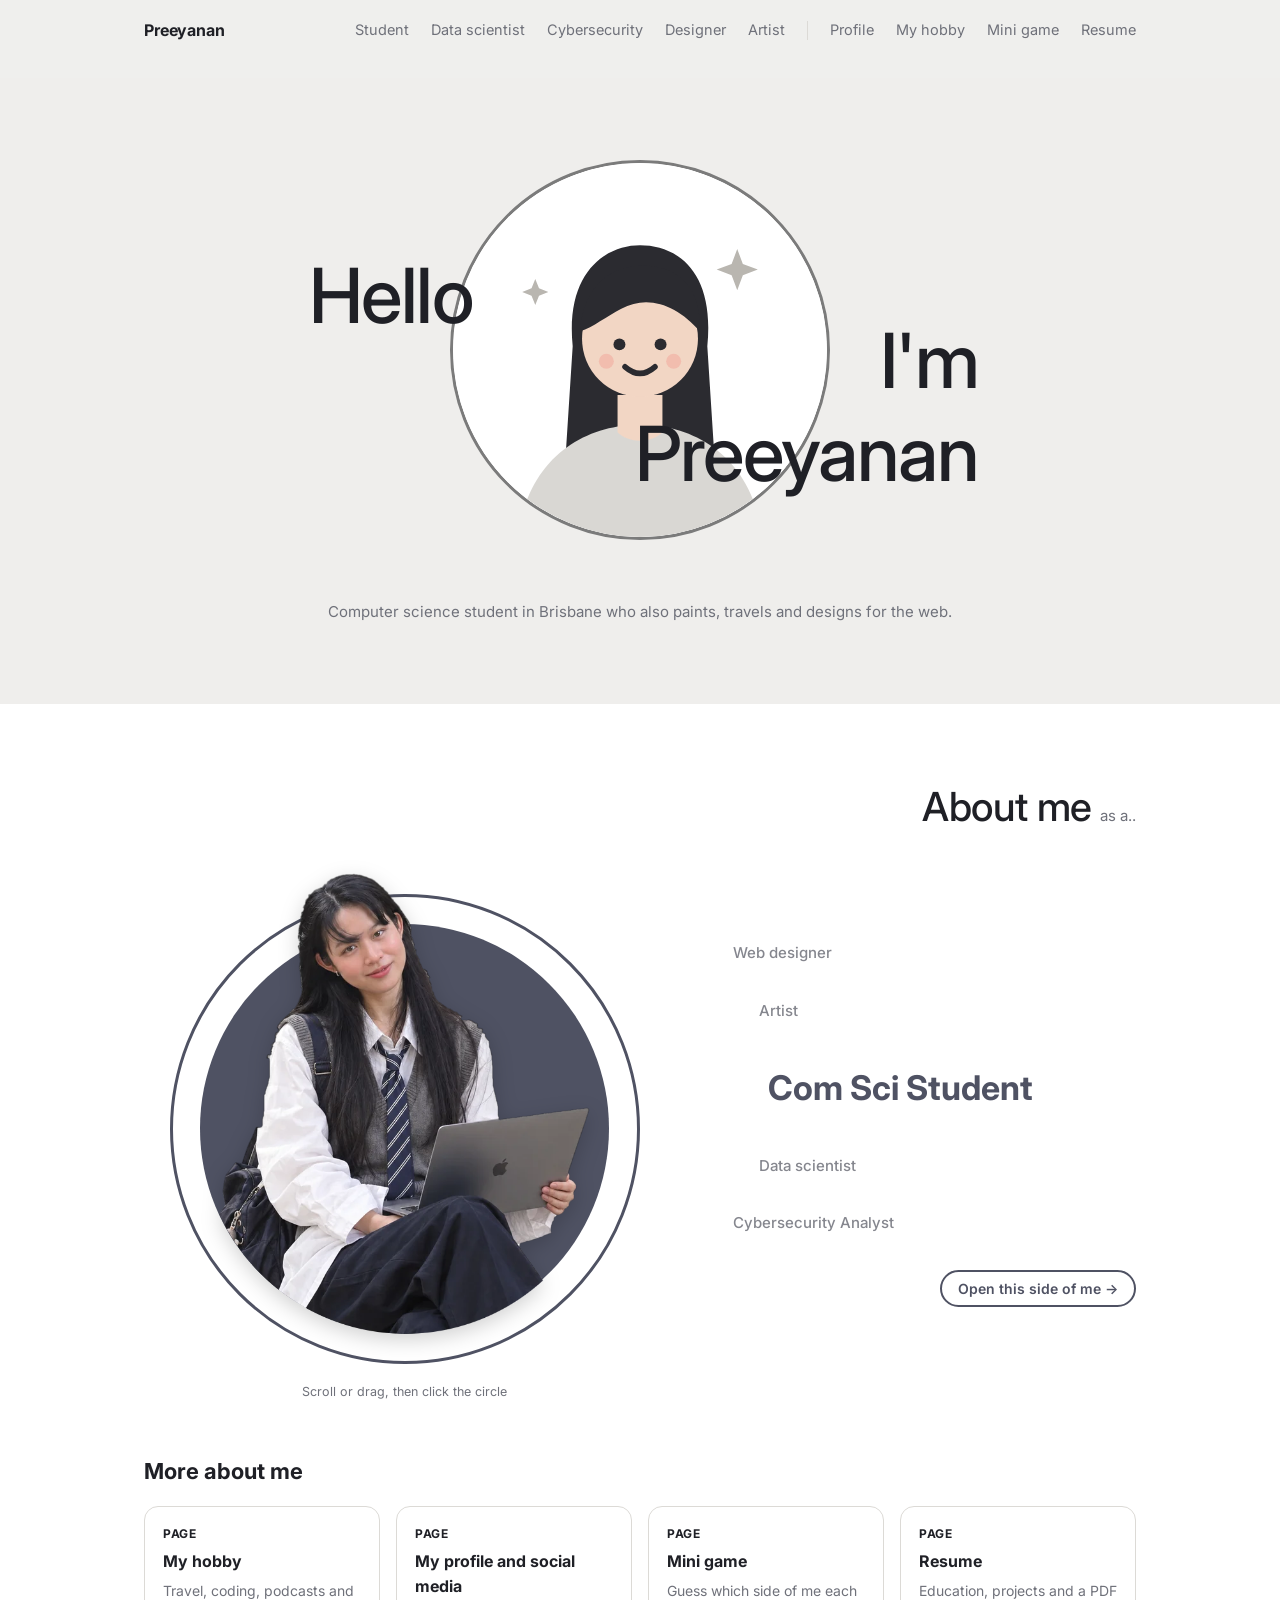
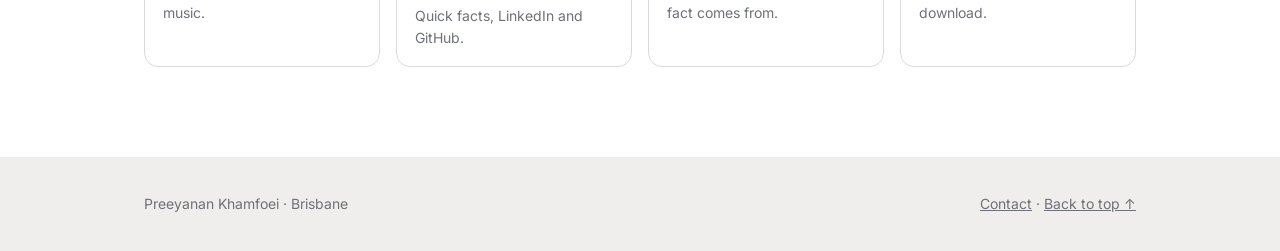
<file: index.html>
<!doctype html>
<html lang="en">
<head>
<meta charset="utf-8">
<meta name="viewport" content="width=device-width, initial-scale=1">
<title>Hello I'm Preeyanan</title>
<meta name="description" content="Preeyanan (Ploy) Khamfoei, computer science student in Brisbane who also paints, travels and designs for the web.">
<link rel="preconnect" href="https://fonts.googleapis.com">
<link rel="preconnect" href="https://fonts.gstatic.com" crossorigin>
<link rel="stylesheet" href="https://fonts.googleapis.com/css2?family=Inter:wght@400;500;600;700;800&display=swap">
<link rel="stylesheet" href="assets/css/style.css?v=20261004a">
</head>
<body id="top" data-root="">
<nav class="nav" aria-label="Main">
  <div class="wrap nav-row">
    <a class="brand" href="./" aria-current="page">Preeyanan</a>
    <div class="nav-links"><a href="student/">Student</a><a href="data/">Data scientist</a><a href="cyber/">Cybersecurity</a><a href="designer/">Designer</a><a href="artist/">Artist</a><span class="sep" aria-hidden="true"></span><a href="profile/">Profile</a><a href="hobby/">My hobby</a><a href="game/">Mini game</a><a href="resume/">Resume</a></div>
  </div>
  <div class="wrap"><div class="nav-rule"></div></div>
</nav>
<header class="hero">
  <div class="wrap">
    <div class="hero-stage">
      <div class="hero-circle" data-avatar="me" role="img" aria-label="Cartoon portrait of Preeyanan (placeholder for a photo)"></div>
      <p class="hero-word w-hello">Hello</p>
      <p class="hero-word w-im">I'm</p>
      <p class="hero-word w-name">Preeyanan</p>
    </div>
    <p class="hero-sub">Computer science student in Brisbane who also paints, travels and designs for the web.</p>
  </div>
</header>
<main>
<section class="dial wrap" id="about" aria-labelledby="about-h">
  <div class="dial-head"><h2 id="about-h">About me</h2><span>as a..</span></div>
  <div class="dial-body">
    <div class="orb-zone" id="orb-zone" tabindex="0" role="listbox" aria-label="Choose one of my roles. Scroll, drag or use the arrow keys.">
      <div class="orb-ring" id="orb-ring"></div>
      <div class="orb-clip"><div class="orb" id="orb"></div></div>
      <span class="orb-hint">Scroll or drag, then click the circle</span>
    </div>
    <div>
      <ul class="roles" id="roles"></ul>
      <div class="dial-foot"><a class="go" id="go" href="student/">Open this side of me →</a></div>
    </div>
  </div>
</section>
<section class="explore wrap" aria-labelledby="ex-h">
  <h2 id="ex-h">More about me</h2>
  <div class="cards">
    <a class="card" href="hobby/"><span class="yr">Page</span><h4>My hobby</h4><p>Travel, coding, podcasts and music.</p></a>
    <a class="card" href="profile/"><span class="yr">Page</span><h4>My profile and social media</h4><p>Quick facts, LinkedIn and GitHub.</p></a>
    <a class="card" href="game/"><span class="yr">Page</span><h4>Mini game</h4><p>Guess which side of me each fact comes from.</p></a>
    <a class="card" href="resume/"><span class="yr">Page</span><h4>Resume</h4><p>Education, projects and a PDF download.</p></a>
  </div>
</section>
</main>
<footer class="foot"><div class="wrap"><span>Preeyanan Khamfoei · Brisbane</span><span><a href="profile/">Contact</a> · <a href="#top">Back to top ↑</a></span></div></footer>
<script src="assets/js/site.js?v=20261004a"></script>
<script src="assets/js/dial.js?v=20261004a"></script>
</body>
</html>
</file>
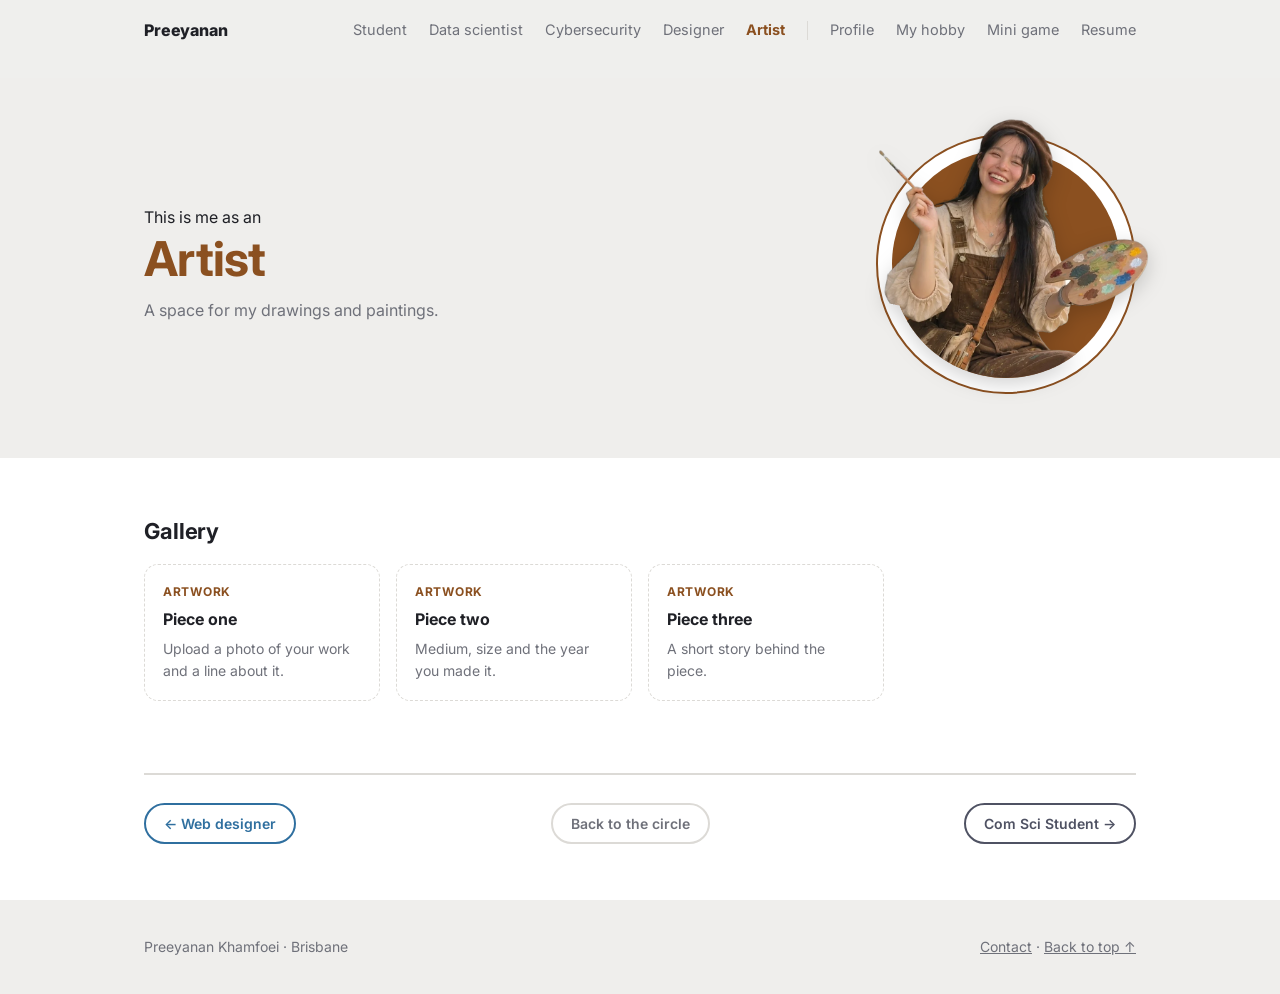
<file: artist/index.html>
<!doctype html>
<html lang="en">
<head>
<meta charset="utf-8">
<meta name="viewport" content="width=device-width, initial-scale=1">
<title>Artist · Preeyanan</title>
<meta name="description" content="Preeyanan as an Artist.">
<link rel="preconnect" href="https://fonts.googleapis.com">
<link rel="preconnect" href="https://fonts.gstatic.com" crossorigin>
<link rel="stylesheet" href="https://fonts.googleapis.com/css2?family=Inter:wght@400;500;600;700;800&display=swap">
<link rel="stylesheet" href="../assets/css/style.css?v=20261004a">
</head>
<body id="top" data-root="../" style="--c:#8b5020">
<nav class="nav" aria-label="Main">
  <div class="wrap nav-row">
    <a class="brand" href="../">Preeyanan</a>
    <div class="nav-links"><a href="../student/">Student</a><a href="../data/">Data scientist</a><a href="../cyber/">Cybersecurity</a><a href="../designer/">Designer</a><a href="../artist/" aria-current="page">Artist</a><span class="sep" aria-hidden="true"></span><a href="../profile/">Profile</a><a href="../hobby/">My hobby</a><a href="../game/">Mini game</a><a href="../resume/">Resume</a></div>
  </div>
  <div class="wrap"><div class="nav-rule"></div></div>
</nav>
<main style="--c:#8b5020">
<header class="page-head"><div class="wrap">
<div class="ch-head">
      <div>
        <p class="ch-eyebrow">This is me as an</p>
        <h1 class="ch-title" style="color:var(--c)">Artist</h1>
        <p class="ch-lead">A space for my drawings and paintings.</p>
      </div>
      <div class="ch-orb" style="border-color:var(--c)"><div data-avatar="artist"></div></div>
    </div>
</div></header>
<section class="page-body"><div class="wrap">
<div class="blocks"><div class="block"><h3>Gallery</h3>
      <div class="cards">
        <article class="card soon"><span class="yr" style="color:var(--c)">Artwork</span><h4>Piece one</h4><p>Upload a photo of your work and a line about it.</p></article>
        <article class="card soon"><span class="yr" style="color:var(--c)">Artwork</span><h4>Piece two</h4><p>Medium, size and the year you made it.</p></article>
        <article class="card soon"><span class="yr" style="color:var(--c)">Artwork</span><h4>Piece three</h4><p>A short story behind the piece.</p></article>
      </div></div></div>
</div></section>
<div class="wrap"><nav class="role-nav" aria-label="Other sides of me">
  <a href="../designer/" style="color:#2f6f9f">← Web designer</a>
  <a class="mid" href="../#about">Back to the circle</a>
  <a href="../student/" style="color:#4f5263">Com Sci Student →</a>
</nav></div>
</main>
<footer class="foot"><div class="wrap"><span>Preeyanan Khamfoei · Brisbane</span><span><a href="../profile/">Contact</a> · <a href="#top">Back to top ↑</a></span></div></footer>
<script src="../assets/js/site.js?v=20261004a"></script>
</body>
</html>
</file>
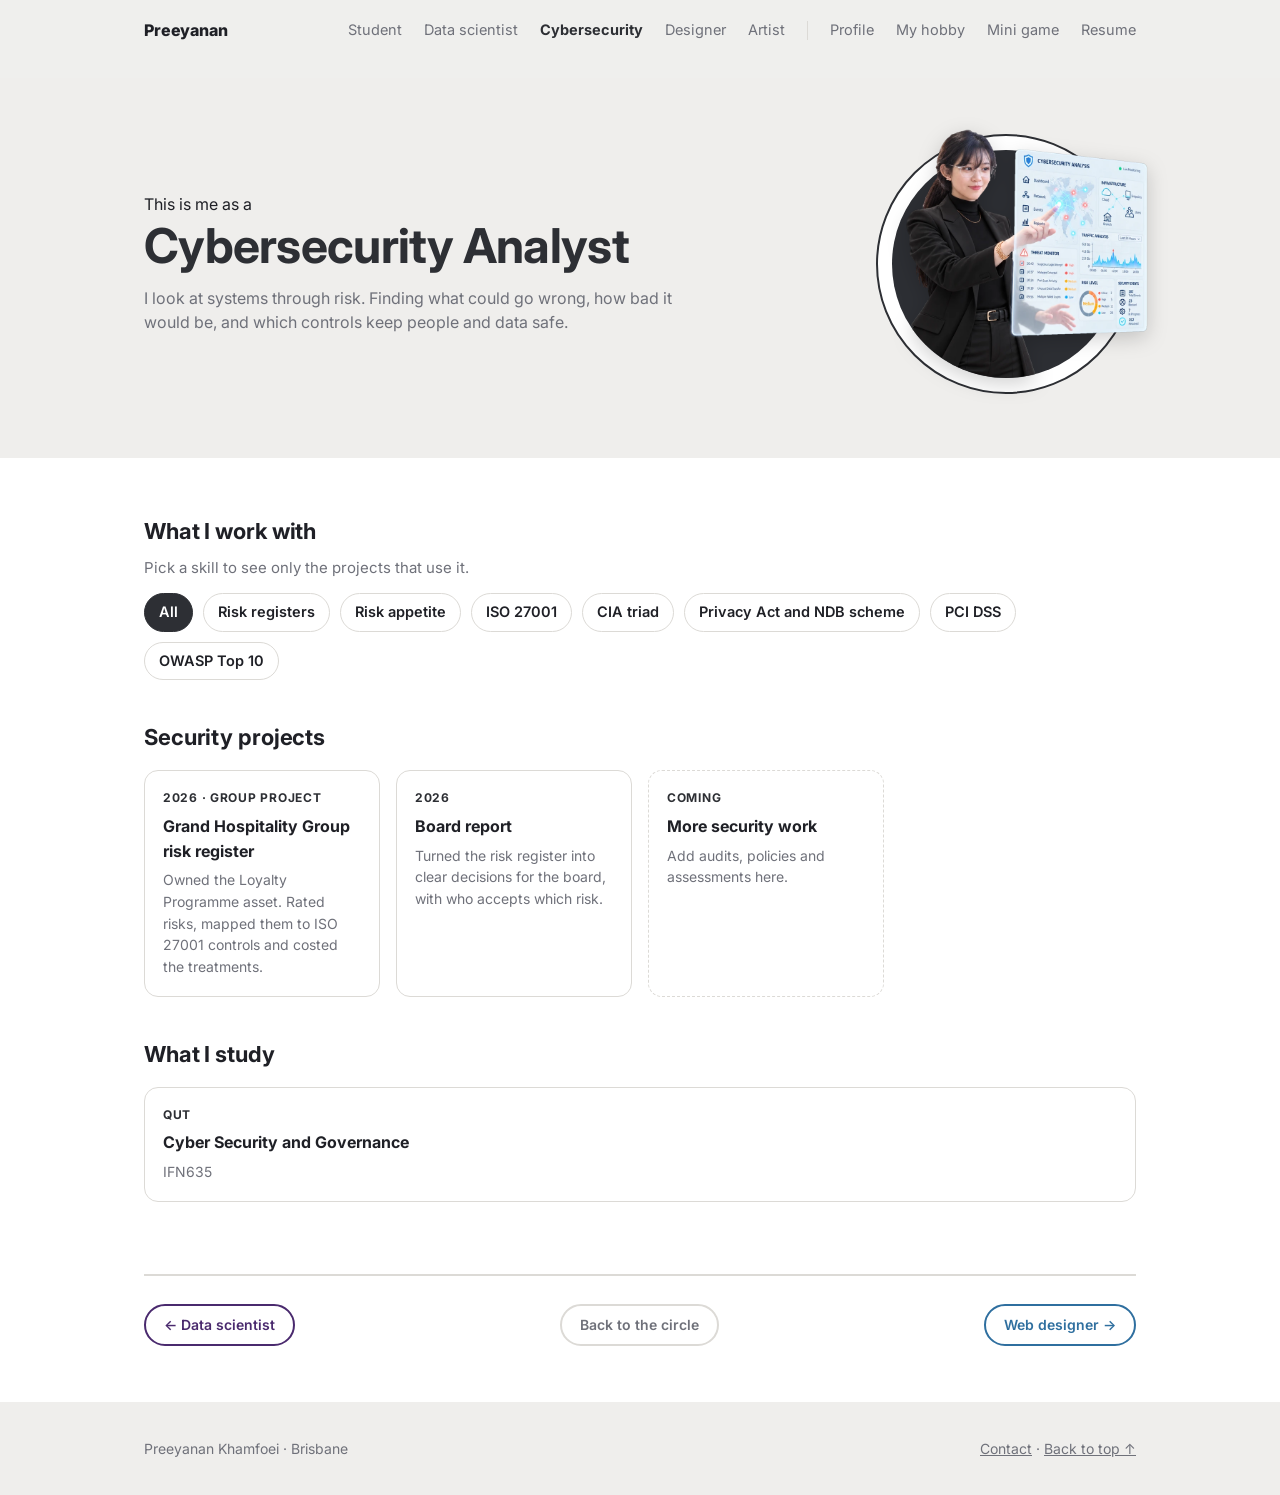
<file: cyber/index.html>
<!doctype html>
<html lang="en">
<head>
<meta charset="utf-8">
<meta name="viewport" content="width=device-width, initial-scale=1">
<title>Cybersecurity Analyst · Preeyanan</title>
<meta name="description" content="Preeyanan as a Cybersecurity Analyst.">
<link rel="preconnect" href="https://fonts.googleapis.com">
<link rel="preconnect" href="https://fonts.gstatic.com" crossorigin>
<link rel="stylesheet" href="https://fonts.googleapis.com/css2?family=Inter:wght@400;500;600;700;800&display=swap">
<link rel="stylesheet" href="../assets/css/style.css?v=20261004a">
</head>
<body id="top" data-root="../" style="--c:#2d2f34">
<nav class="nav" aria-label="Main">
  <div class="wrap nav-row">
    <a class="brand" href="../">Preeyanan</a>
    <div class="nav-links"><a href="../student/">Student</a><a href="../data/">Data scientist</a><a href="../cyber/" aria-current="page">Cybersecurity</a><a href="../designer/">Designer</a><a href="../artist/">Artist</a><span class="sep" aria-hidden="true"></span><a href="../profile/">Profile</a><a href="../hobby/">My hobby</a><a href="../game/">Mini game</a><a href="../resume/">Resume</a></div>
  </div>
  <div class="wrap"><div class="nav-rule"></div></div>
</nav>
<main style="--c:#2d2f34">
<header class="page-head"><div class="wrap">
<div class="ch-head">
      <div>
        <p class="ch-eyebrow">This is me as a</p>
        <h1 class="ch-title" style="color:var(--c)">Cybersecurity Analyst</h1>
        <p class="ch-lead">I look at systems through risk. Finding what could go wrong, how bad it would be, and which controls keep people and data safe.</p>
      </div>
      <div class="ch-orb" style="border-color:var(--c)"><div data-avatar="cyber"></div></div>
    </div>
</div></header>
<section class="page-body"><div class="wrap">
<div class="blocks">
      <div class="block">
        <h3>What I work with</h3>
        <p class="block-lead">Pick a skill to see only the projects that use it.</p>
        <ul class="chips skill-filter" aria-label="Filter projects by topic">
          <li><button type="button" data-skill="" aria-pressed="true">All</button></li><li><button type="button" data-skill="Risk registers" aria-pressed="false">Risk registers</button></li><li><button type="button" data-skill="Risk appetite" aria-pressed="false">Risk appetite</button></li><li><button type="button" data-skill="ISO 27001" aria-pressed="false">ISO 27001</button></li><li><button type="button" data-skill="CIA triad" aria-pressed="false">CIA triad</button></li><li><button type="button" data-skill="Privacy Act and NDB scheme" aria-pressed="false">Privacy Act and NDB scheme</button></li><li><button type="button" data-skill="PCI DSS" aria-pressed="false">PCI DSS</button></li><li><button type="button" data-skill="OWASP Top 10" aria-pressed="false">OWASP Top 10</button></li>
        </ul>
        <p class="filter-note" aria-live="polite" hidden></p>
      </div>
      <div class="block">
        <h3>Security projects</h3>
        <div class="cards">
          <article class="card" data-skills="Risk registers|Risk appetite|ISO 27001|CIA triad|Privacy Act and NDB scheme|PCI DSS|OWASP Top 10"><span class="yr" style="color:var(--c)">2026 · Group project</span><h4>Grand Hospitality Group risk register</h4><p>Owned the Loyalty Programme asset. Rated risks, mapped them to ISO 27001 controls and costed the treatments.</p></article>
          <article class="card" data-skills="Risk registers|Risk appetite"><span class="yr" style="color:var(--c)">2026</span><h4>Board report</h4><p>Turned the risk register into clear decisions for the board, with who accepts which risk.</p></article>
          <article class="card soon" data-skills=""><span class="yr" style="color:var(--c)">Coming</span><h4>More security work</h4><p>Add audits, policies and assessments here.</p></article>
        </div>
      </div>
      <div class="block">
        <h3>What I study</h3>
        <div class="two">
          <article class="card"><span class="yr" style="color:var(--c)">QUT</span><h4>Cyber Security and Governance</h4><p>IFN635</p></article>
        </div>
      </div>
    </div>
</div></section>
<div class="wrap"><nav class="role-nav" aria-label="Other sides of me">
  <a href="../data/" style="color:#4a2a6e">← Data scientist</a>
  <a class="mid" href="../#about">Back to the circle</a>
  <a href="../designer/" style="color:#2f6f9f">Web designer →</a>
</nav></div>
</main>
<footer class="foot"><div class="wrap"><span>Preeyanan Khamfoei · Brisbane</span><span><a href="../profile/">Contact</a> · <a href="#top">Back to top ↑</a></span></div></footer>
<script src="../assets/js/site.js?v=20261004a"></script>
</body>
</html>
</file>
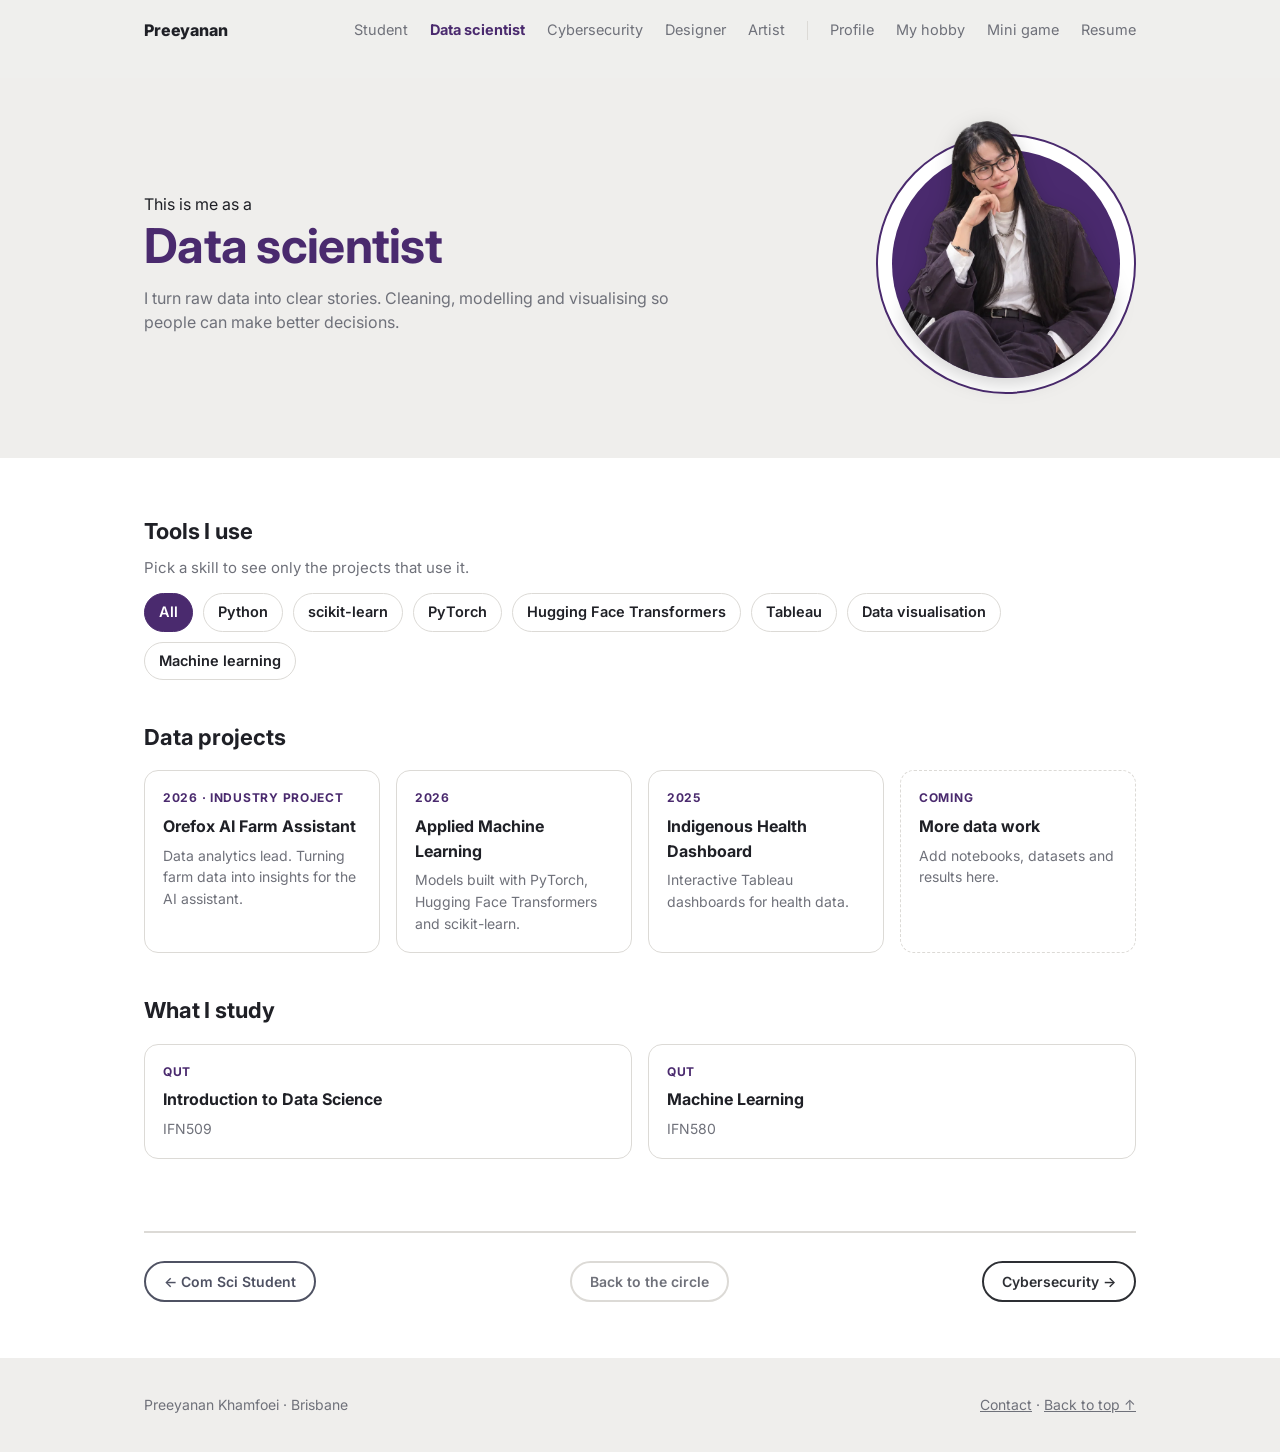
<file: data/index.html>
<!doctype html>
<html lang="en">
<head>
<meta charset="utf-8">
<meta name="viewport" content="width=device-width, initial-scale=1">
<title>Data scientist · Preeyanan</title>
<meta name="description" content="Preeyanan as a Data scientist.">
<link rel="preconnect" href="https://fonts.googleapis.com">
<link rel="preconnect" href="https://fonts.gstatic.com" crossorigin>
<link rel="stylesheet" href="https://fonts.googleapis.com/css2?family=Inter:wght@400;500;600;700;800&display=swap">
<link rel="stylesheet" href="../assets/css/style.css?v=20261004a">
</head>
<body id="top" data-root="../" style="--c:#4a2a6e">
<nav class="nav" aria-label="Main">
  <div class="wrap nav-row">
    <a class="brand" href="../">Preeyanan</a>
    <div class="nav-links"><a href="../student/">Student</a><a href="../data/" aria-current="page">Data scientist</a><a href="../cyber/">Cybersecurity</a><a href="../designer/">Designer</a><a href="../artist/">Artist</a><span class="sep" aria-hidden="true"></span><a href="../profile/">Profile</a><a href="../hobby/">My hobby</a><a href="../game/">Mini game</a><a href="../resume/">Resume</a></div>
  </div>
  <div class="wrap"><div class="nav-rule"></div></div>
</nav>
<main style="--c:#4a2a6e">
<header class="page-head"><div class="wrap">
<div class="ch-head">
      <div>
        <p class="ch-eyebrow">This is me as a</p>
        <h1 class="ch-title" style="color:var(--c)">Data scientist</h1>
        <p class="ch-lead">I turn raw data into clear stories. Cleaning, modelling and visualising so people can make better decisions.</p>
      </div>
      <div class="ch-orb" style="border-color:var(--c)"><div data-avatar="data"></div></div>
    </div>
</div></header>
<section class="page-body"><div class="wrap">
<div class="blocks">
      <div class="block">
        <h3>Tools I use</h3>
        <p class="block-lead">Pick a skill to see only the projects that use it.</p>
        <ul class="chips skill-filter" aria-label="Filter projects by tool">
          <li><button type="button" data-skill="" aria-pressed="true">All</button></li><li><button type="button" data-skill="Python" aria-pressed="false">Python</button></li><li><button type="button" data-skill="scikit-learn" aria-pressed="false">scikit-learn</button></li><li><button type="button" data-skill="PyTorch" aria-pressed="false">PyTorch</button></li><li><button type="button" data-skill="Hugging Face Transformers" aria-pressed="false">Hugging Face Transformers</button></li><li><button type="button" data-skill="Tableau" aria-pressed="false">Tableau</button></li><li><button type="button" data-skill="Data visualisation" aria-pressed="false">Data visualisation</button></li><li><button type="button" data-skill="Machine learning" aria-pressed="false">Machine learning</button></li>
        </ul>
        <p class="filter-note" aria-live="polite" hidden></p>
      </div>
      <div class="block">
        <h3>Data projects</h3>
        <div class="cards">
          <article class="card" data-skills="Data visualisation"><span class="yr" style="color:var(--c)">2026 · Industry project</span><h4>Orefox AI Farm Assistant</h4><p>Data analytics lead. Turning farm data into insights for the AI assistant.</p></article>
          <article class="card" data-skills="Python|scikit-learn|PyTorch|Hugging Face Transformers|Machine learning"><span class="yr" style="color:var(--c)">2026</span><h4>Applied Machine Learning</h4><p>Models built with PyTorch, Hugging Face Transformers and scikit-learn.</p></article>
          <article class="card" data-skills="Tableau|Data visualisation"><span class="yr" style="color:var(--c)">2025</span><h4>Indigenous Health Dashboard</h4><p>Interactive Tableau dashboards for health data.</p></article>
          <article class="card soon" data-skills=""><span class="yr" style="color:var(--c)">Coming</span><h4>More data work</h4><p>Add notebooks, datasets and results here.</p></article>
        </div>
      </div>
      <div class="block">
        <h3>What I study</h3>
        <div class="two">
          <article class="card"><span class="yr" style="color:var(--c)">QUT</span><h4>Introduction to Data Science</h4><p>IFN509</p></article>
          <article class="card"><span class="yr" style="color:var(--c)">QUT</span><h4>Machine Learning</h4><p>IFN580</p></article>
        </div>
      </div>
    </div>
</div></section>
<div class="wrap"><nav class="role-nav" aria-label="Other sides of me">
  <a href="../student/" style="color:#4f5263">← Com Sci Student</a>
  <a class="mid" href="../#about">Back to the circle</a>
  <a href="../cyber/" style="color:#2d2f34">Cybersecurity →</a>
</nav></div>
</main>
<footer class="foot"><div class="wrap"><span>Preeyanan Khamfoei · Brisbane</span><span><a href="../profile/">Contact</a> · <a href="#top">Back to top ↑</a></span></div></footer>
<script src="../assets/js/site.js?v=20261004a"></script>
</body>
</html>
</file>
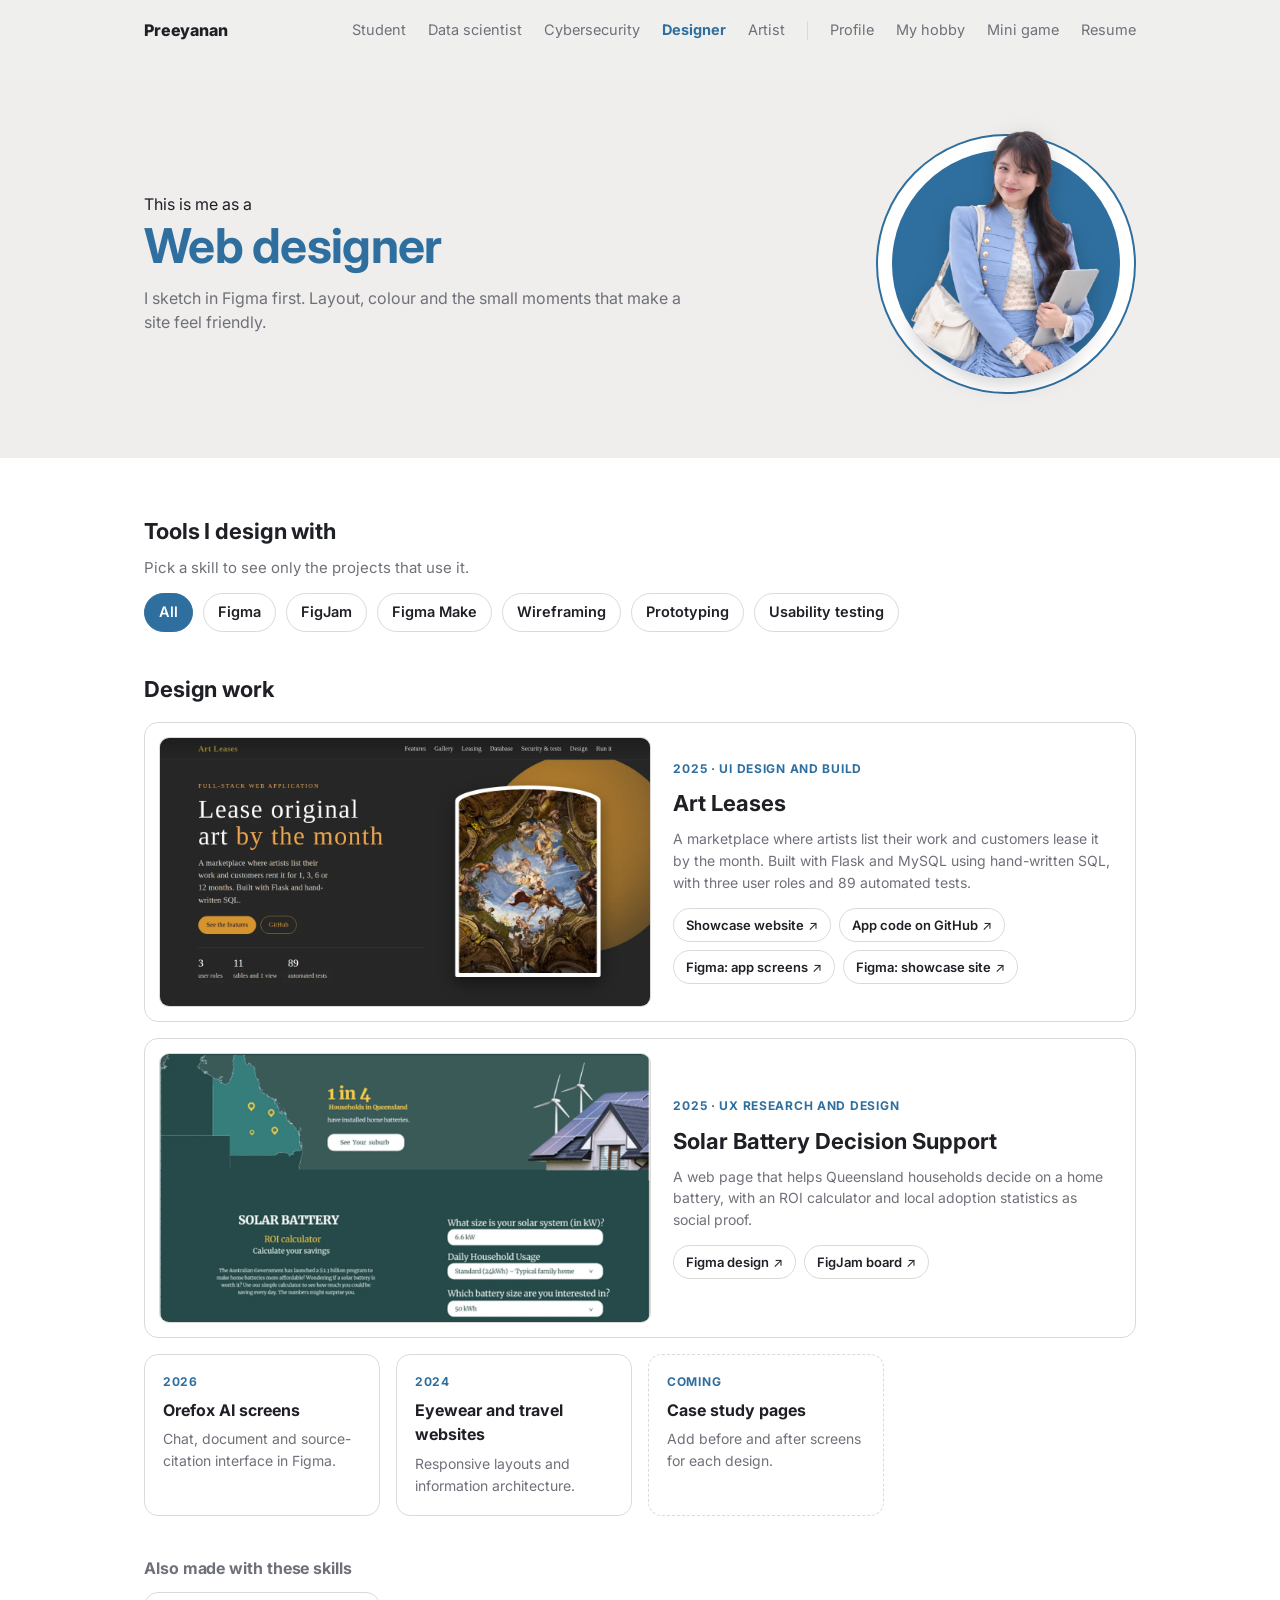
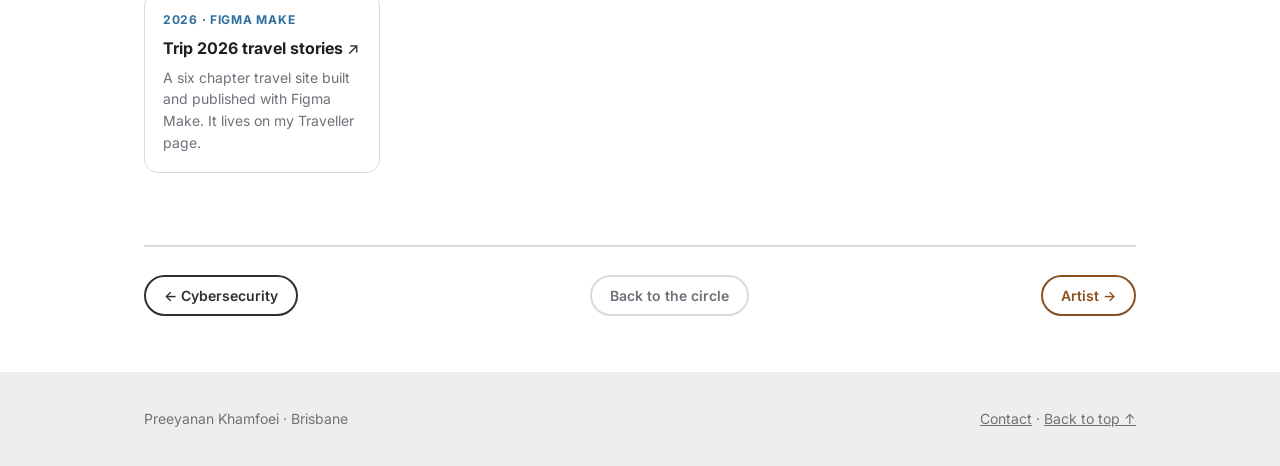
<file: designer/index.html>
<!doctype html>
<html lang="en">
<head>
<meta charset="utf-8">
<meta name="viewport" content="width=device-width, initial-scale=1">
<title>Web designer · Preeyanan</title>
<meta name="description" content="Preeyanan as a Web designer.">
<link rel="preconnect" href="https://fonts.googleapis.com">
<link rel="preconnect" href="https://fonts.gstatic.com" crossorigin>
<link rel="stylesheet" href="https://fonts.googleapis.com/css2?family=Inter:wght@400;500;600;700;800&display=swap">
<link rel="stylesheet" href="../assets/css/style.css?v=20261004a">
</head>
<body id="top" data-root="../" style="--c:#2f6f9f">
<nav class="nav" aria-label="Main">
  <div class="wrap nav-row">
    <a class="brand" href="../">Preeyanan</a>
    <div class="nav-links"><a href="../student/">Student</a><a href="../data/">Data scientist</a><a href="../cyber/">Cybersecurity</a><a href="../designer/" aria-current="page">Designer</a><a href="../artist/">Artist</a><span class="sep" aria-hidden="true"></span><a href="../profile/">Profile</a><a href="../hobby/">My hobby</a><a href="../game/">Mini game</a><a href="../resume/">Resume</a></div>
  </div>
  <div class="wrap"><div class="nav-rule"></div></div>
</nav>
<main style="--c:#2f6f9f">
<header class="page-head"><div class="wrap">
<div class="ch-head">
      <div>
        <p class="ch-eyebrow">This is me as a</p>
        <h1 class="ch-title" style="color:var(--c)">Web designer</h1>
        <p class="ch-lead">I sketch in Figma first. Layout, colour and the small moments that make a site feel friendly.</p>
      </div>
      <div class="ch-orb" style="border-color:var(--c)"><div data-avatar="designer"></div></div>
    </div>
</div></header>
<section class="page-body"><div class="wrap">
<div class="blocks"><div class="block"><h3>Tools I design with</h3>
      <p class="block-lead">Pick a skill to see only the projects that use it.</p>
      <ul class="chips skill-filter" aria-label="Filter projects by skill">
        <li><button type="button" data-skill="" aria-pressed="true">All</button></li><li><button type="button" data-skill="Figma" aria-pressed="false">Figma</button></li><li><button type="button" data-skill="FigJam" aria-pressed="false">FigJam</button></li><li><button type="button" data-skill="Figma Make" aria-pressed="false">Figma Make</button></li><li><button type="button" data-skill="Wireframing" aria-pressed="false">Wireframing</button></li><li><button type="button" data-skill="Prototyping" aria-pressed="false">Prototyping</button></li><li><button type="button" data-skill="Usability testing" aria-pressed="false">Usability testing</button></li>
      </ul>
      <p class="filter-note" aria-live="polite" hidden></p></div>
      <div class="block"><h3>Design work</h3>
      <div class="cards">
        <article class="card feature" data-skills="Figma|Prototyping">
            <a class="shot" href="https://github.com/Preeyaries/art-leases" target="_blank" rel="noopener"><img src="../assets/img/art-leases.webp" alt="Art Leases showcase page with a painting in an arched frame" loading="lazy" width="1280" height="700"></a>
            <div class="feature-body">
              <span class="yr" style="color:var(--c)">2025 · UI design and build</span>
              <h4>Art Leases</h4>
              <p>A marketplace where artists list their work and customers lease it by the month. Built with Flask and MySQL using hand-written SQL, with three user roles and 89 automated tests.</p>
              <div class="links">
                <a href="https://preeyaries.github.io/art-leases/" target="_blank" rel="noopener">Showcase website</a>
                <a href="https://github.com/Preeyaries/art-leases" target="_blank" rel="noopener">App code on GitHub</a>
                <a href="https://www.figma.com/design/XuHMO43udrRwbciMv6gbjD" target="_blank" rel="noopener">Figma: app screens</a>
                <a href="https://www.figma.com/design/yCkz3GA5fPdSzGnSIyhv27" target="_blank" rel="noopener">Figma: showcase site</a>
              </div>
            </div>
          </article>
          <article class="card feature" data-skills="Figma|FigJam|Wireframing|Prototyping|Usability testing">
            <a class="shot" href="https://www.figma.com/design/h0Ag8WbGTxJLCWPlN7bpqE" target="_blank" rel="noopener"><img src="../assets/img/solar-battery.webp" alt="Solar battery ROI calculator page with a Queensland map and a house with solar panels" loading="lazy" width="1280" height="700"></a>
            <div class="feature-body">
              <span class="yr" style="color:var(--c)">2025 · UX research and design</span>
              <h4>Solar Battery Decision Support</h4>
              <p>A web page that helps Queensland households decide on a home battery, with an ROI calculator and local adoption statistics as social proof.</p>
              <div class="links">
                <a href="https://www.figma.com/design/h0Ag8WbGTxJLCWPlN7bpqE" target="_blank" rel="noopener">Figma design</a>
                <a href="https://www.figma.com/board/OOppjVikaoAWuYtb1dopcI/Battery-Adoption" target="_blank" rel="noopener">FigJam board</a>
              </div>
            </div>
          </article>
          <article class="card" data-skills="Figma|Prototyping|Usability testing"><span class="yr" style="color:var(--c)">2026</span><h4>Orefox AI screens</h4><p>Chat, document and source-citation interface in Figma.</p></article>
        <article class="card" data-skills="Figma|Wireframing"><span class="yr" style="color:var(--c)">2024</span><h4>Eyewear and travel websites</h4><p>Responsive layouts and information architecture.</p></article>
        <article class="card soon" data-skills=""><span class="yr" style="color:var(--c)">Coming</span><h4>Case study pages</h4><p>Add before and after screens for each design.</p></article>
      </div></div>
      <div class="block" id="also"><h3 class="small-h">Also made with these skills</h3>
      <div class="cards">
        <a class="card link-card" data-skills="Figma Make" href="https://nebula-append-57777343.figma.site" target="_blank" rel="noopener"><span class="yr" style="color:var(--c)">2026 · Figma Make</span><h4>Trip 2026 travel stories</h4><p>A six chapter travel site built and published with Figma Make. It lives on my Traveller page.</p></a>
      </div></div></div>
</div></section>
<div class="wrap"><nav class="role-nav" aria-label="Other sides of me">
  <a href="../cyber/" style="color:#2d2f34">← Cybersecurity</a>
  <a class="mid" href="../#about">Back to the circle</a>
  <a href="../artist/" style="color:#8b5020">Artist →</a>
</nav></div>
</main>
<footer class="foot"><div class="wrap"><span>Preeyanan Khamfoei · Brisbane</span><span><a href="../profile/">Contact</a> · <a href="#top">Back to top ↑</a></span></div></footer>
<script src="../assets/js/site.js?v=20261004a"></script>
</body>
</html>
</file>
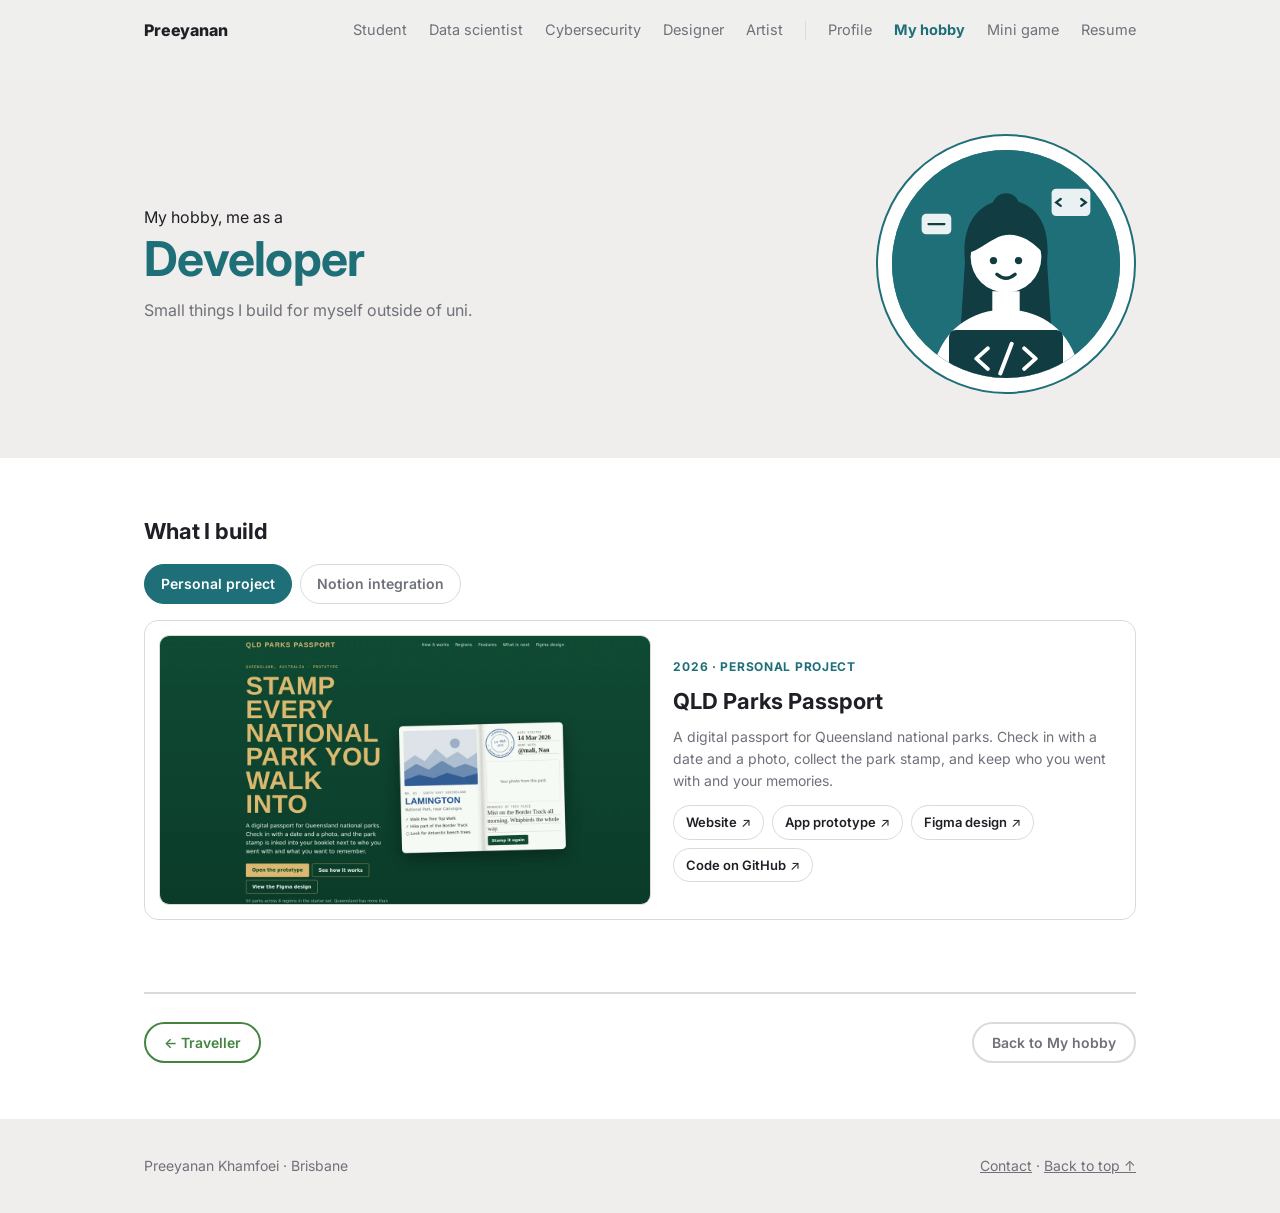
<file: developer/index.html>
<!doctype html>
<html lang="en">
<head>
<meta charset="utf-8">
<meta name="viewport" content="width=device-width, initial-scale=1">
<title>Developer · Preeyanan</title>
<meta name="description" content="Preeyanan as a Developer. Personal projects and Notion integrations built for fun.">
<link rel="preconnect" href="https://fonts.googleapis.com">
<link rel="preconnect" href="https://fonts.gstatic.com" crossorigin>
<link rel="stylesheet" href="https://fonts.googleapis.com/css2?family=Inter:wght@400;500;600;700;800&display=swap">
<link rel="stylesheet" href="../assets/css/style.css?v=20261004a">
</head>
<body id="top" data-root="../" style="--c:#1f6f78">
<nav class="nav" aria-label="Main">
  <div class="wrap nav-row">
    <a class="brand" href="../">Preeyanan</a>
    <div class="nav-links"><a href="../student/">Student</a><a href="../data/">Data scientist</a><a href="../cyber/">Cybersecurity</a><a href="../designer/">Designer</a><a href="../artist/">Artist</a><span class="sep" aria-hidden="true"></span><a href="../profile/">Profile</a><a href="../hobby/" aria-current="page">My hobby</a><a href="../game/">Mini game</a><a href="../resume/">Resume</a></div>
  </div>
  <div class="wrap"><div class="nav-rule"></div></div>
</nav>
<main style="--c:#1f6f78">
<header class="page-head"><div class="wrap">
<div class="ch-head">
      <div>
        <p class="ch-eyebrow">My hobby, me as a</p>
        <h1 class="ch-title" style="color:var(--c)">Developer</h1>
        <p class="ch-lead">Small things I build for myself outside of uni.</p>
      </div>
      <div class="ch-orb" style="border-color:var(--c)"><div data-avatar="developer"></div></div>
    </div>
</div></header>
<section class="page-body"><div class="wrap">
<div class="blocks"><div class="block" id="coding"><h3>What I build</h3>
      <div class="tabs" role="tablist" aria-label="Coding hobbies">
        <button type="button" role="tab" id="tab-personal" aria-controls="panel-personal" aria-selected="true">Personal project</button>
        <button type="button" role="tab" id="tab-notion" aria-controls="panel-notion" aria-selected="false" tabindex="-1">Notion integration</button>
      </div>
      <div class="cards tab-panel" role="tabpanel" id="panel-personal" aria-labelledby="tab-personal">
        <article class="card feature">
            <a class="shot" href="https://preeyaries.github.io/national-park-passport-QLD/" target="_blank" rel="noopener"><img src="../assets/img/parks-passport.webp" alt="QLD Parks Passport website showing a passport booklet page with a Lamington stamp" loading="lazy" width="1280" height="700"></a>
            <div class="feature-body">
              <span class="yr" style="color:var(--c)">2026 · Personal project</span>
              <h4>QLD Parks Passport</h4>
              <p>A digital passport for Queensland national parks. Check in with a date and a photo, collect the park stamp, and keep who you went with and your memories.</p>
              <div class="links">
                <a href="https://preeyaries.github.io/national-park-passport-QLD/" target="_blank" rel="noopener">Website</a>
                <a href="https://preeyaries.github.io/national-park-passport-QLD/app/" target="_blank" rel="noopener">App prototype</a>
                <a href="https://www.figma.com/design/vDgz9XXeqx9uj3zb79TLy3" target="_blank" rel="noopener">Figma design</a>
                <a href="https://github.com/Preeyaries/national-park-passport-QLD" target="_blank" rel="noopener">Code on GitHub</a>
              </div>
            </div>
          </article>
      </div>
      <div class="cards tab-panel" role="tabpanel" id="panel-notion" aria-labelledby="tab-notion" hidden>
        <article class="card soon"><span class="yr" style="color:var(--c)">Coming</span><h4>Notion integrations</h4><p>Small tools that connect to Notion will go here.</p></article>
      </div></div></div>
</div></section>
<div class="wrap"><nav class="role-nav" aria-label="More of my hobbies">
  <a href="../traveller/" style="color:#43843f">← Traveller</a>
  <a class="mid" href="../hobby/">Back to My hobby</a>
</nav></div>
</main>
<footer class="foot"><div class="wrap"><span>Preeyanan Khamfoei · Brisbane</span><span><a href="../profile/">Contact</a> · <a href="#top">Back to top ↑</a></span></div></footer>
<script src="../assets/js/site.js?v=20261004a"></script>
<script>
/* Coding block: switch between Personal project and Notion integration */
(function(){
  var tabs = [].slice.call(document.querySelectorAll('.tabs [role="tab"]'));
  function pick(t){
    tabs.forEach(function(x){
      var on = x === t;
      x.setAttribute('aria-selected', on ? 'true' : 'false');
      x.tabIndex = on ? 0 : -1;
      document.getElementById(x.getAttribute('aria-controls')).hidden = !on;
    });
  }
  tabs.forEach(function(t, i){
    t.addEventListener('click', function(){ pick(t); });
    t.addEventListener('keydown', function(e){
      if (e.key !== 'ArrowRight' && e.key !== 'ArrowLeft') return;
      var n = tabs[(i + (e.key === 'ArrowRight' ? 1 : tabs.length - 1)) % tabs.length];
      n.focus(); pick(n);
    });
  });
})();
</script>
</body>
</html>
</file>
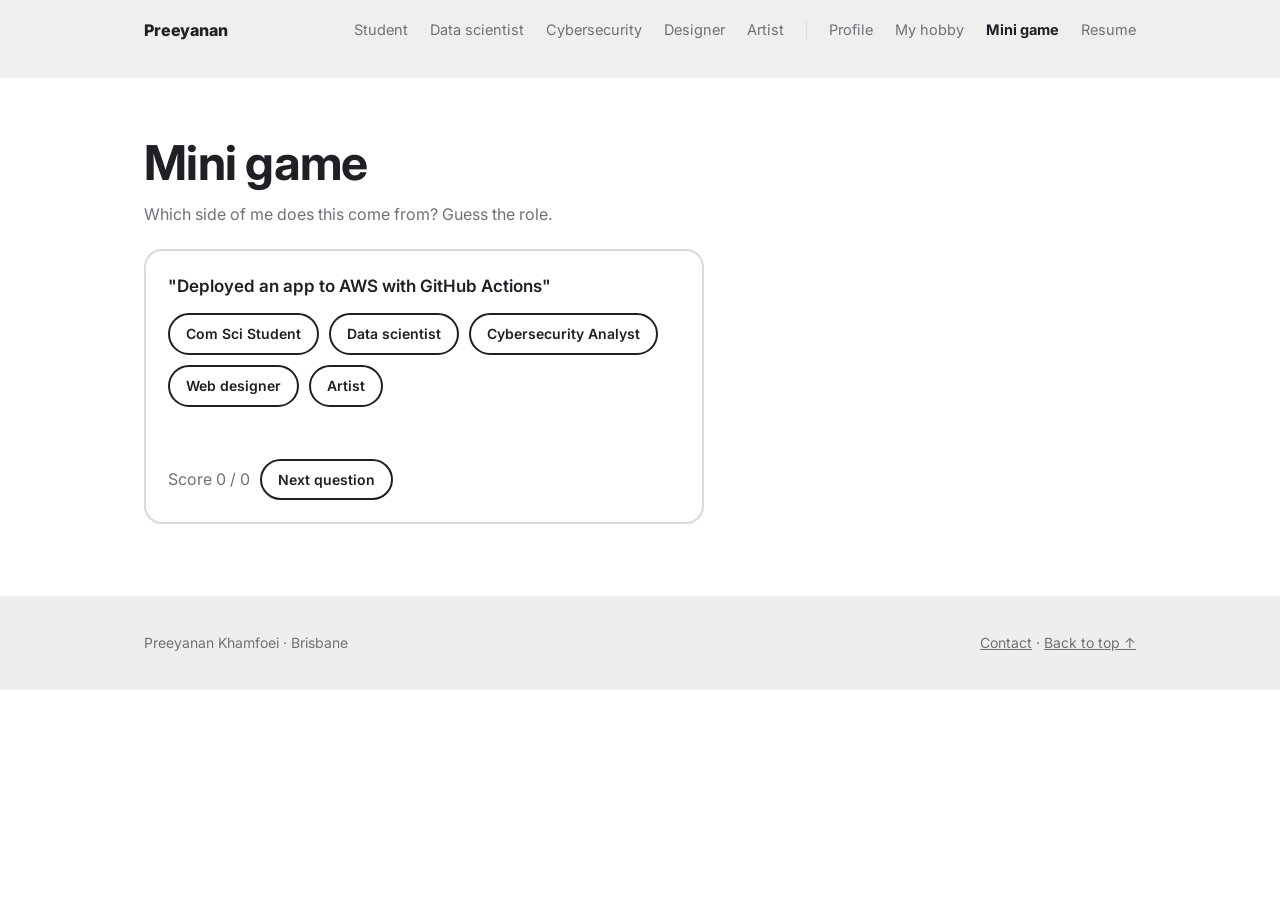
<file: game/index.html>
<!doctype html>
<html lang="en">
<head>
<meta charset="utf-8">
<meta name="viewport" content="width=device-width, initial-scale=1">
<title>Mini game · Preeyanan</title>
<meta name="description" content="Guess which side of Preeyanan each fact comes from.">
<link rel="preconnect" href="https://fonts.googleapis.com">
<link rel="preconnect" href="https://fonts.gstatic.com" crossorigin>
<link rel="stylesheet" href="https://fonts.googleapis.com/css2?family=Inter:wght@400;500;600;700;800&display=swap">
<link rel="stylesheet" href="../assets/css/style.css?v=20261004a">
</head>
<body id="top" data-root="../">
<nav class="nav" aria-label="Main">
  <div class="wrap nav-row">
    <a class="brand" href="../">Preeyanan</a>
    <div class="nav-links"><a href="../student/">Student</a><a href="../data/">Data scientist</a><a href="../cyber/">Cybersecurity</a><a href="../designer/">Designer</a><a href="../artist/">Artist</a><span class="sep" aria-hidden="true"></span><a href="../profile/">Profile</a><a href="../hobby/">My hobby</a><a href="../game/" aria-current="page">Mini game</a><a href="../resume/">Resume</a></div>
  </div>
  <div class="wrap"><div class="nav-rule"></div></div>
</nav>
<main>
<section class="page-body">
  <div class="wrap">
    <h1 class="ch-title">Mini game</h1>
    <p class="ch-lead">Which side of me does this come from? Guess the role.</p>
    <div class="game" style="margin-top:22px">
      <p class="q" id="g-q"></p>
      <div class="game-row" id="g-opts"></div>
      <p class="res" id="g-res" aria-live="polite"></p>
      <div class="game-row"><span class="muted" id="g-score">Score 0 / 0</span><button type="button" id="g-next">Next question</button></div>
    </div>
  </div>
</section>
</main>
<footer class="foot"><div class="wrap"><span>Preeyanan Khamfoei · Brisbane</span><span><a href="../profile/">Contact</a> · <a href="#top">Back to top ↑</a></span></div></footer>
<script src="../assets/js/site.js?v=20261004a"></script>
<script src="../assets/js/game.js?v=20261004a"></script>
</body>
</html>
</file>
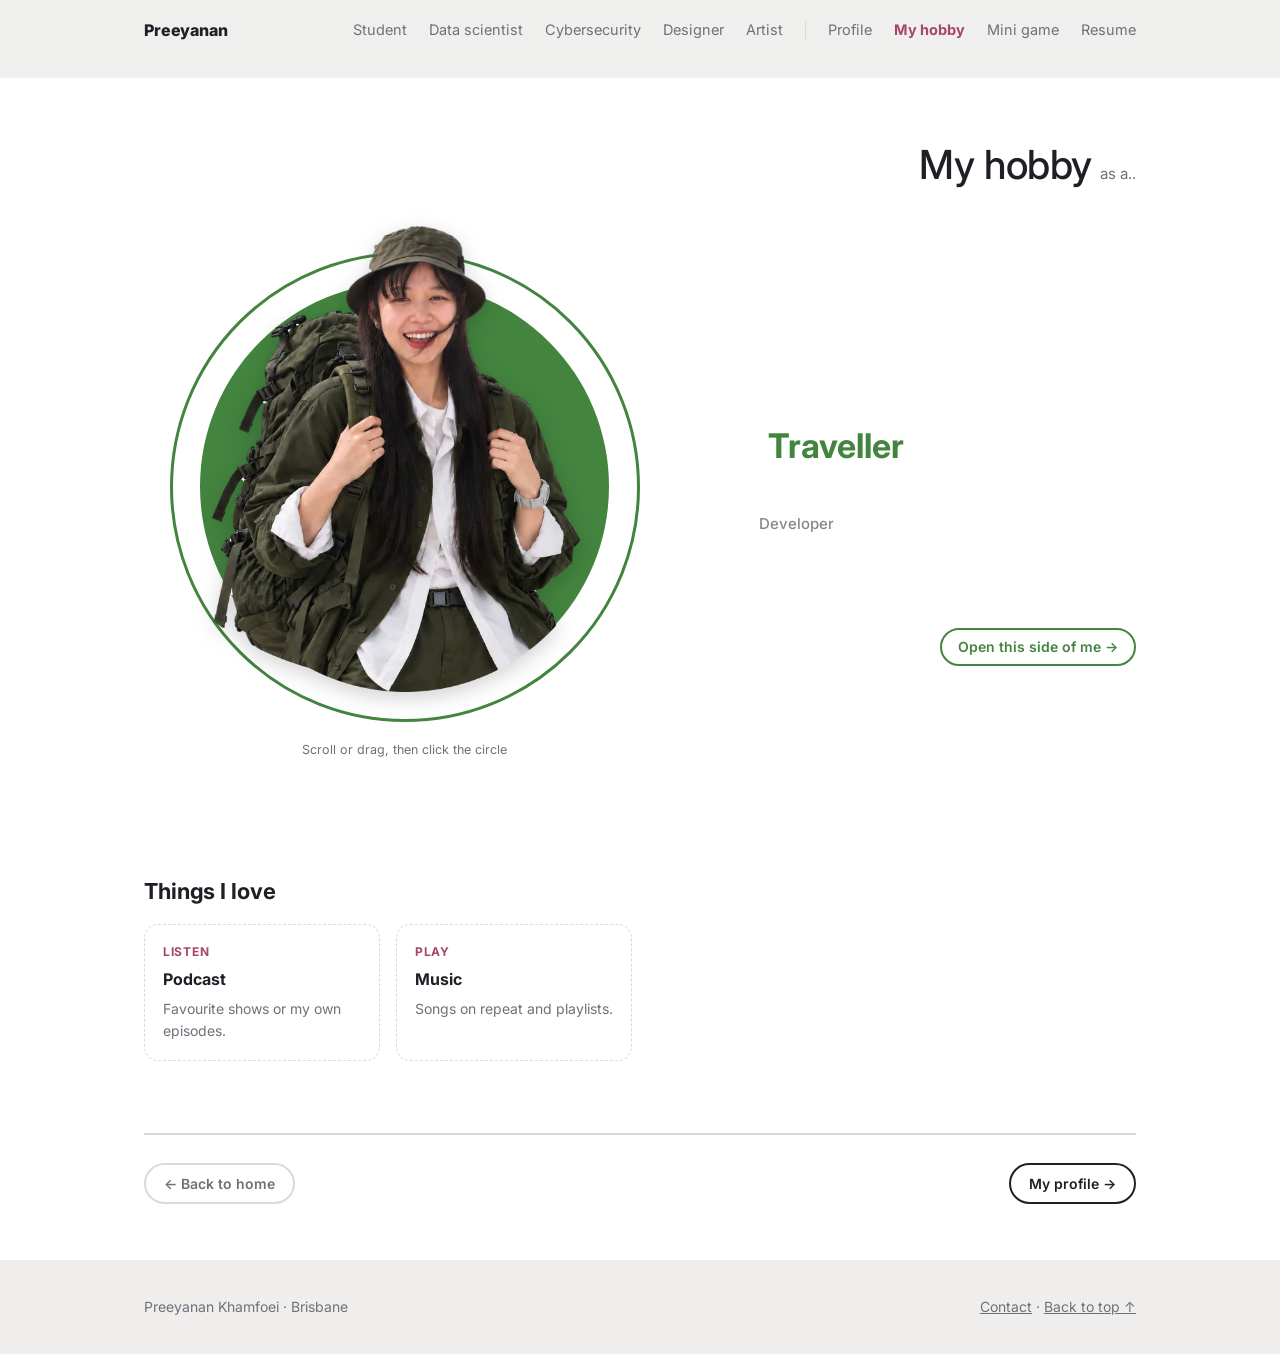
<file: hobby/index.html>
<!doctype html>
<html lang="en">
<head>
<meta charset="utf-8">
<meta name="viewport" content="width=device-width, initial-scale=1">
<title>My hobby · Preeyanan</title>
<meta name="description" content="What Preeyanan loves doing outside of study.">
<link rel="preconnect" href="https://fonts.googleapis.com">
<link rel="preconnect" href="https://fonts.gstatic.com" crossorigin>
<link rel="stylesheet" href="https://fonts.googleapis.com/css2?family=Inter:wght@400;500;600;700;800&display=swap">
<link rel="stylesheet" href="../assets/css/style.css?v=20261004a">
</head>
<body id="top" data-root="../" style="--c:#a8456a">
<nav class="nav" aria-label="Main">
  <div class="wrap nav-row">
    <a class="brand" href="../">Preeyanan</a>
    <div class="nav-links"><a href="../student/">Student</a><a href="../data/">Data scientist</a><a href="../cyber/">Cybersecurity</a><a href="../designer/">Designer</a><a href="../artist/">Artist</a><span class="sep" aria-hidden="true"></span><a href="../profile/">Profile</a><a href="../hobby/" aria-current="page">My hobby</a><a href="../game/">Mini game</a><a href="../resume/">Resume</a></div>
  </div>
  <div class="wrap"><div class="nav-rule"></div></div>
</nav>
<main style="--c:#a8456a">
<section class="dial on-page wrap" id="about" aria-labelledby="about-h">
  <div class="dial-head"><h1 id="about-h">My hobby</h1><span>as a..</span></div>
  <div class="dial-body">
    <div class="orb-zone" id="orb-zone" tabindex="0" role="listbox" aria-label="Choose one of my hobby roles. Scroll, drag or use the arrow keys.">
      <div class="orb-ring" id="orb-ring"></div>
      <div class="orb-clip"><div class="orb" id="orb"></div></div>
      <span class="orb-hint">Scroll or drag, then click the circle</span>
    </div>
    <div>
      <ul class="roles" id="roles"></ul>
      <div class="dial-foot"><a class="go" id="go" href="../traveller/">Open this side of me →</a></div>
    </div>
  </div>
</section>
<section class="page-body"><div class="wrap">
<div class="blocks"><div class="block"><h3>Things I love</h3>
      <div class="cards">
        <article class="card soon"><span class="yr" style="color:var(--c)">Listen</span><h4>Podcast</h4><p>Favourite shows or my own episodes.</p></article>
        <article class="card soon"><span class="yr" style="color:var(--c)">Play</span><h4>Music</h4><p>Songs on repeat and playlists.</p></article>
      </div></div></div>
</div></section>
<div class="wrap"><nav class="role-nav" aria-label="More pages">
  <a class="mid" href="../">← Back to home</a>
  <a href="../profile/">My profile →</a>
</nav></div>
</main>
<footer class="foot"><div class="wrap"><span>Preeyanan Khamfoei · Brisbane</span><span><a href="../profile/">Contact</a> · <a href="#top">Back to top ↑</a></span></div></footer>
<script src="../assets/js/site.js?v=20261004a"></script>
<script>
/* roles on the My hobby circle */
window.DIAL_ROLES = [
  {key:'traveller', label:'Traveller', color:'#43843f', href:'../traveller/'},
  {key:'developer', label:'Developer', color:'#1f6f78', href:'../developer/'}
];
</script>
<script src="../assets/js/dial.js?v=20261004a"></script>
</body>
</html>
</file>
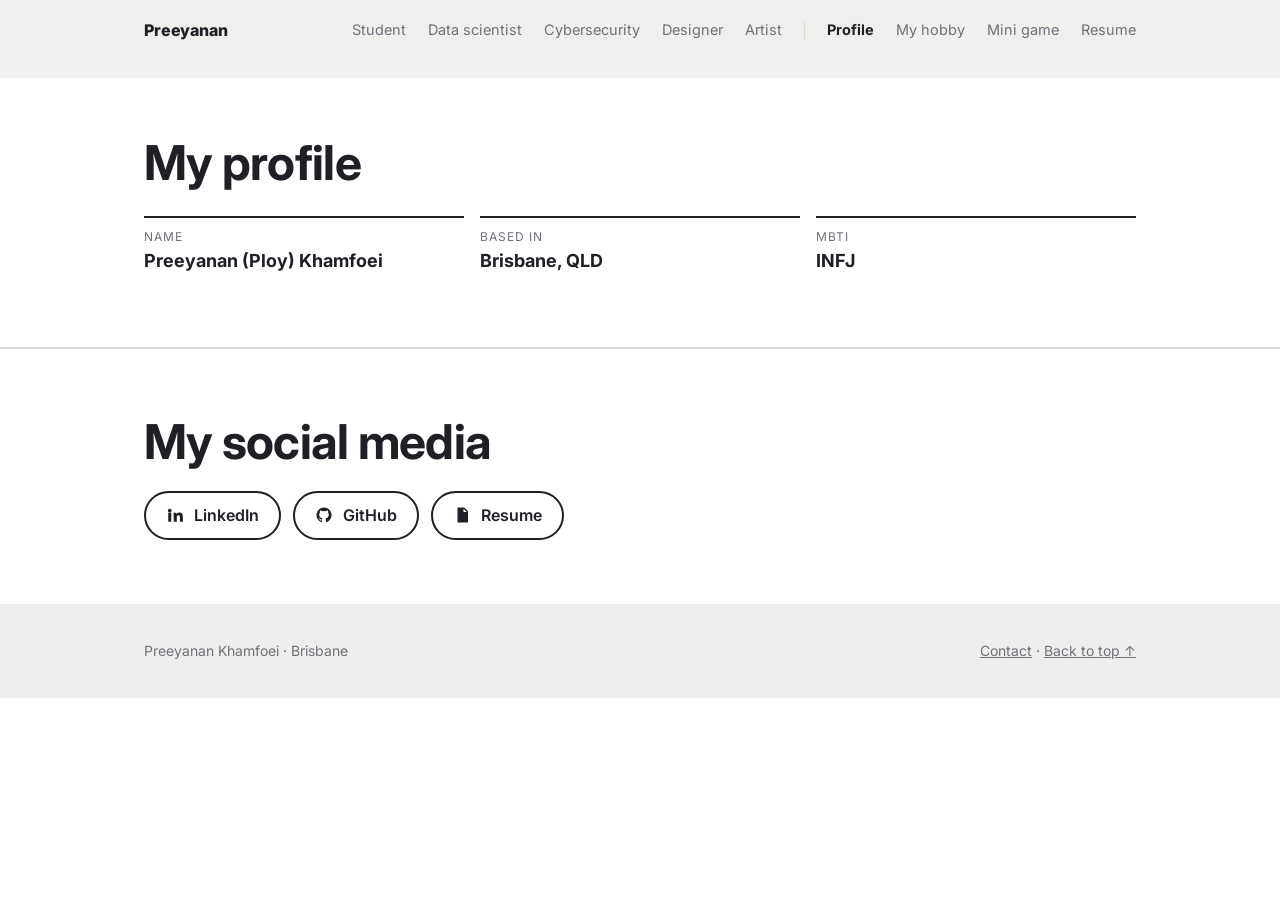
<file: profile/index.html>
<!doctype html>
<html lang="en">
<head>
<meta charset="utf-8">
<meta name="viewport" content="width=device-width, initial-scale=1">
<title>My profile · Preeyanan</title>
<meta name="description" content="Profile and social media links of Preeyanan Khamfoei.">
<link rel="preconnect" href="https://fonts.googleapis.com">
<link rel="preconnect" href="https://fonts.gstatic.com" crossorigin>
<link rel="stylesheet" href="https://fonts.googleapis.com/css2?family=Inter:wght@400;500;600;700;800&display=swap">
<link rel="stylesheet" href="../assets/css/style.css?v=20261004a">
</head>
<body id="top" data-root="../">
<nav class="nav" aria-label="Main">
  <div class="wrap nav-row">
    <a class="brand" href="../">Preeyanan</a>
    <div class="nav-links"><a href="../student/">Student</a><a href="../data/">Data scientist</a><a href="../cyber/">Cybersecurity</a><a href="../designer/">Designer</a><a href="../artist/">Artist</a><span class="sep" aria-hidden="true"></span><a href="../profile/" aria-current="page">Profile</a><a href="../hobby/">My hobby</a><a href="../game/">Mini game</a><a href="../resume/">Resume</a></div>
  </div>
  <div class="wrap"><div class="nav-rule"></div></div>
</nav>
<main>
<section class="page-body">
  <div class="wrap">
    <h1 class="ch-title">My profile</h1>
    <div class="blocks" style="margin-top:28px">
      <div class="profile-grid">
        <div class="kv"><span>Name</span><b>Preeyanan (Ploy) Khamfoei</b></div>
        <div class="kv"><span>Based in</span><b>Brisbane, QLD</b></div>
        <div class="kv"><span>MBTI</span><b>INFJ</b></div>
      </div>
    </div>
  </div>
</section>
<section class="chapter">
  <div class="wrap">
    <h2 class="ch-title">My social media</h2>
    <div class="social" style="margin-top:24px">
      <a href="https://www.linkedin.com/in/preeyanan-khamfoei-4514aa176/" target="_blank" rel="noopener"><svg viewBox="0 0 24 24" aria-hidden="true"><path d="M4.98 3.5a2.5 2.5 0 1 1 0 5 2.5 2.5 0 0 1 0-5zM3 9h4v12H3zm7 0h3.8v1.7h.1c.5-1 1.8-2 3.8-2 4 0 4.8 2.6 4.8 6V21h-4v-5.6c0-1.3 0-3-1.9-3s-2.2 1.5-2.2 2.9V21h-4z"/></svg>LinkedIn</a>
      <a href="https://github.com/Preeyaries" target="_blank" rel="noopener"><svg viewBox="0 0 24 24" aria-hidden="true"><path d="M12 2a10 10 0 0 0-3.2 19.5c.5.1.7-.2.7-.5v-1.7c-2.8.6-3.4-1.3-3.4-1.3-.4-1.2-1.1-1.5-1.1-1.5-.9-.6.1-.6.1-.6 1 .1 1.5 1 1.5 1 .9 1.5 2.4 1.1 3 .8.1-.6.3-1.1.6-1.3-2.2-.3-4.6-1.1-4.6-5 0-1.1.4-2 1-2.7-.1-.3-.4-1.3.1-2.7 0 0 .8-.3 2.8 1a9.6 9.6 0 0 1 5 0c1.9-1.3 2.8-1 2.8-1 .5 1.4.2 2.4.1 2.7.6.7 1 1.6 1 2.7 0 3.9-2.4 4.7-4.6 5 .4.3.7.9.7 1.9V21c0 .3.2.6.7.5A10 10 0 0 0 12 2z"/></svg>GitHub</a>
      <a href="https://preeyaries.github.io/resume/" target="_blank" rel="noopener"><svg viewBox="0 0 24 24" aria-hidden="true"><path d="M6 2h9l5 5v15H6zm8 1.5V8h4.5zM8 12h8v1.6H8zm0 3.5h8v1.6H8z"/></svg>Resume</a>
    </div>
  </div>
</section>
</main>
<footer class="foot"><div class="wrap"><span>Preeyanan Khamfoei · Brisbane</span><span><a href="../profile/">Contact</a> · <a href="#top">Back to top ↑</a></span></div></footer>
<script src="../assets/js/site.js?v=20261004a"></script>
</body>
</html>
</file>
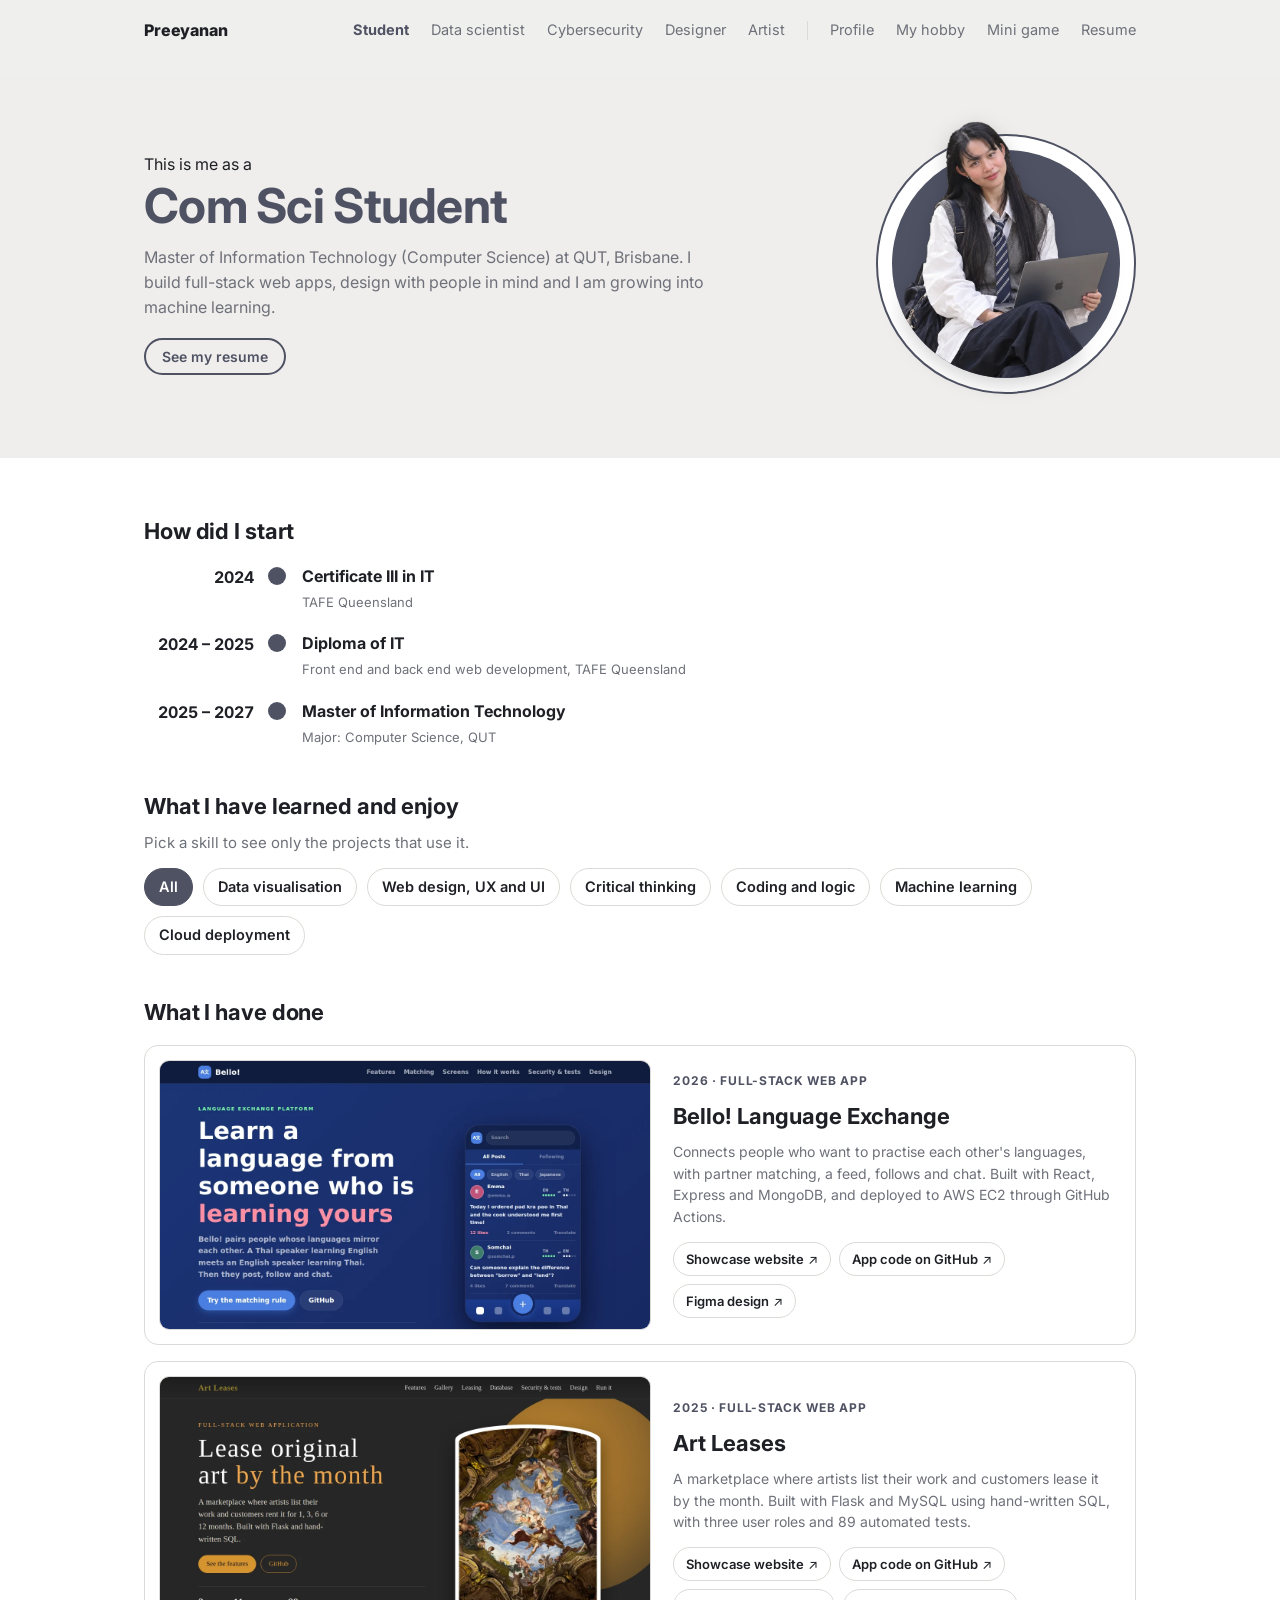
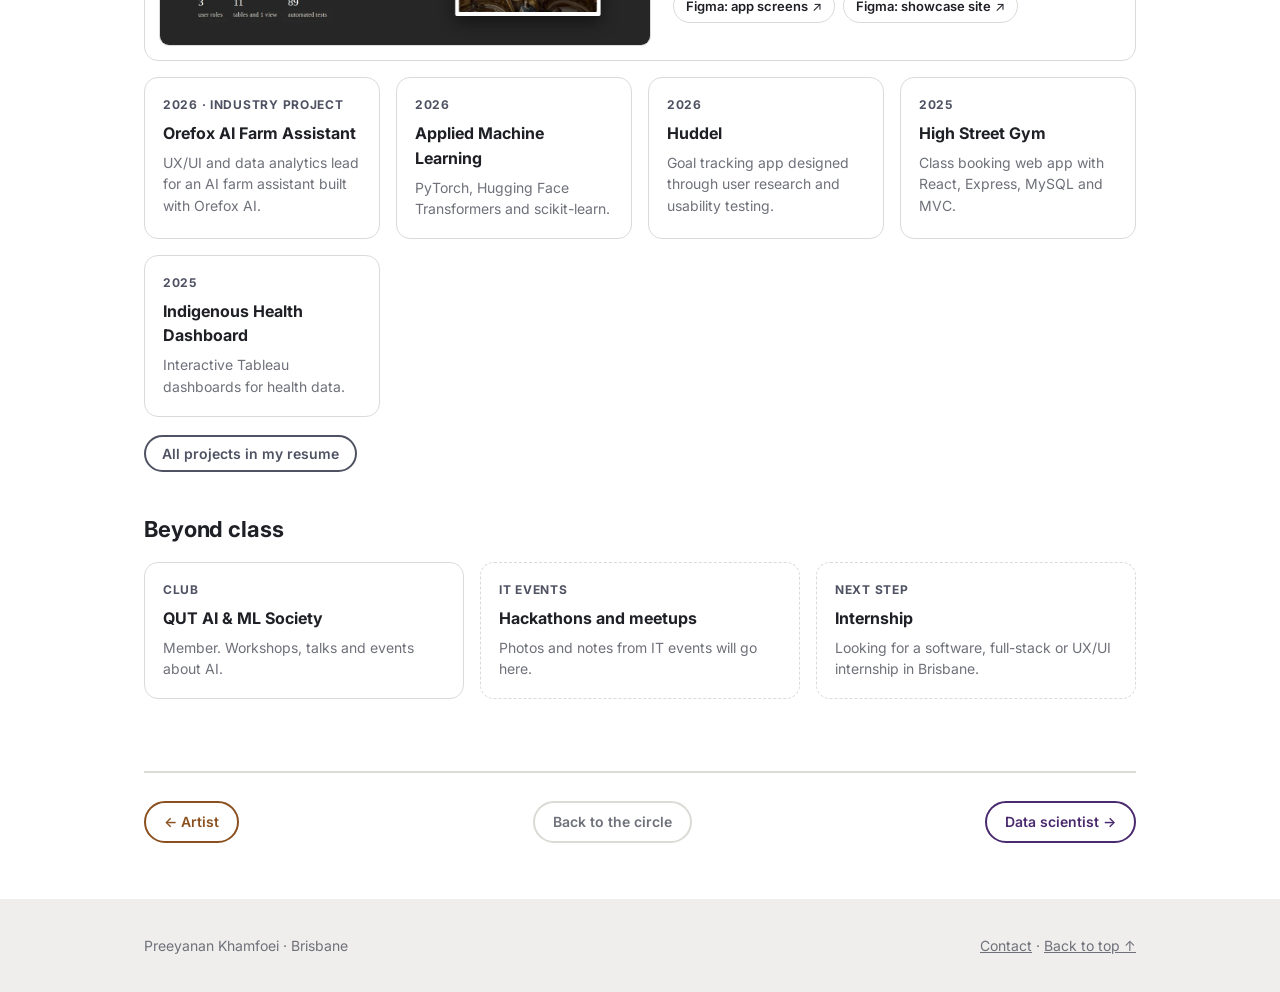
<file: student/index.html>
<!doctype html>
<html lang="en">
<head>
<meta charset="utf-8">
<meta name="viewport" content="width=device-width, initial-scale=1">
<title>Com Sci Student · Preeyanan</title>
<meta name="description" content="Preeyanan as a Com Sci Student.">
<link rel="preconnect" href="https://fonts.googleapis.com">
<link rel="preconnect" href="https://fonts.gstatic.com" crossorigin>
<link rel="stylesheet" href="https://fonts.googleapis.com/css2?family=Inter:wght@400;500;600;700;800&display=swap">
<link rel="stylesheet" href="../assets/css/style.css?v=20261004a">
</head>
<body id="top" data-root="../" style="--c:#4f5263">
<nav class="nav" aria-label="Main">
  <div class="wrap nav-row">
    <a class="brand" href="../">Preeyanan</a>
    <div class="nav-links"><a href="../student/" aria-current="page">Student</a><a href="../data/">Data scientist</a><a href="../cyber/">Cybersecurity</a><a href="../designer/">Designer</a><a href="../artist/">Artist</a><span class="sep" aria-hidden="true"></span><a href="../profile/">Profile</a><a href="../hobby/">My hobby</a><a href="../game/">Mini game</a><a href="../resume/">Resume</a></div>
  </div>
  <div class="wrap"><div class="nav-rule"></div></div>
</nav>
<main style="--c:#4f5263">
<header class="page-head"><div class="wrap">
<div class="ch-head">
      <div>
        <p class="ch-eyebrow">This is me as a</p>
        <h1 class="ch-title" style="color:var(--c)">Com Sci Student</h1>
        <p class="ch-lead">Master of Information Technology (Computer Science) at QUT, Brisbane. I build full-stack web apps, design with people in mind and I am growing into machine learning.</p>
        <a class="pill" style="color:var(--c)" href="https://preeyaries.github.io/resume/" target="_blank" rel="noopener"><span>See my resume</span></a>
      </div>
      <div class="ch-orb" style="border-color:var(--c)"><div data-avatar="student"></div></div>
    </div>
</div></header>
<section class="page-body"><div class="wrap">
<div class="blocks">
      <div class="block">
        <h3>How did I start</h3>
        <ol class="tl">
          <li><span class="yr">2024</span><span class="dot" style="background:var(--c)"></span><span><b>Certificate III in IT</b><small>TAFE Queensland</small></span></li>
          <li><span class="yr">2024 – 2025</span><span class="dot" style="background:var(--c)"></span><span><b>Diploma of IT</b><small>Front end and back end web development, TAFE Queensland</small></span></li>
          <li><span class="yr">2025 – 2027</span><span class="dot" style="background:var(--c)"></span><span><b>Master of Information Technology</b><small>Major: Computer Science, QUT</small></span></li>
        </ol>
      </div>

      <div class="block">
        <h3>What I have learned and enjoy</h3>
        <p class="block-lead">Pick a skill to see only the projects that use it.</p>
        <ul class="chips skill-filter" aria-label="Filter projects by skill">
          <li><button type="button" data-skill="" aria-pressed="true">All</button></li><li><button type="button" data-skill="Data visualisation" aria-pressed="false">Data visualisation</button></li><li><button type="button" data-skill="Web design, UX and UI" aria-pressed="false">Web design, UX and UI</button></li><li><button type="button" data-skill="Critical thinking" aria-pressed="false">Critical thinking</button></li><li><button type="button" data-skill="Coding and logic" aria-pressed="false">Coding and logic</button></li><li><button type="button" data-skill="Machine learning" aria-pressed="false">Machine learning</button></li><li><button type="button" data-skill="Cloud deployment" aria-pressed="false">Cloud deployment</button></li>
        </ul>
        <p class="filter-note" aria-live="polite" hidden></p>
      </div>

      <div class="block" id="projects">
        <h3>What I have done</h3>
        <div class="cards">
          <article class="card feature" data-skills="Web design, UX and UI|Coding and logic|Cloud deployment">
            <a class="shot" href="https://preeyaries.github.io/language_exchange_platform/" target="_blank" rel="noopener"><img src="../assets/img/bello2.webp" alt="Bello! showcase page with a phone showing the post feed" loading="lazy" width="1280" height="700"></a>
            <div class="feature-body">
              <span class="yr" style="color:var(--c)">2026 · Full-stack web app</span>
              <h4>Bello! Language Exchange</h4>
              <p>Connects people who want to practise each other's languages, with partner matching, a feed, follows and chat. Built with React, Express and MongoDB, and deployed to AWS EC2 through GitHub Actions.</p>
              <div class="links">
                <a href="https://preeyaries.github.io/language_exchange_platform/" target="_blank" rel="noopener">Showcase website</a>
                <a href="https://github.com/Preeyaries/language_exchange_platform" target="_blank" rel="noopener">App code on GitHub</a>
                <a href="https://www.figma.com/design/MRxutelQ8RnLTygvLTyd7t/Language-Exchange" target="_blank" rel="noopener">Figma design</a>
              </div>
            </div>
          </article>
          <article class="card feature" data-skills="Web design, UX and UI|Coding and logic">
            <a class="shot" href="https://github.com/Preeyaries/art-leases" target="_blank" rel="noopener"><img src="../assets/img/art-leases.webp" alt="Art Leases showcase page with a painting in an arched frame" loading="lazy" width="1280" height="700"></a>
            <div class="feature-body">
              <span class="yr" style="color:var(--c)">2025 · Full-stack web app</span>
              <h4>Art Leases</h4>
              <p>A marketplace where artists list their work and customers lease it by the month. Built with Flask and MySQL using hand-written SQL, with three user roles and 89 automated tests.</p>
              <div class="links">
                <a href="https://preeyaries.github.io/art-leases/" target="_blank" rel="noopener">Showcase website</a>
                <a href="https://github.com/Preeyaries/art-leases" target="_blank" rel="noopener">App code on GitHub</a>
                <a href="https://www.figma.com/design/XuHMO43udrRwbciMv6gbjD" target="_blank" rel="noopener">Figma: app screens</a>
                <a href="https://www.figma.com/design/yCkz3GA5fPdSzGnSIyhv27" target="_blank" rel="noopener">Figma: showcase site</a>
              </div>
            </div>
          </article>
          <article class="card" data-skills="Web design, UX and UI|Data visualisation|Critical thinking"><span class="yr" style="color:var(--c)">2026 · Industry project</span><h4>Orefox AI Farm Assistant</h4><p>UX/UI and data analytics lead for an AI farm assistant built with Orefox AI.</p></article>
          <article class="card" data-skills="Machine learning|Coding and logic"><span class="yr" style="color:var(--c)">2026</span><h4>Applied Machine Learning</h4><p>PyTorch, Hugging Face Transformers and scikit-learn.</p></article>
          <article class="card" data-skills="Web design, UX and UI|Critical thinking"><span class="yr" style="color:var(--c)">2026</span><h4>Huddel</h4><p>Goal tracking app designed through user research and usability testing.</p></article>
          <article class="card" data-skills="Web design, UX and UI|Coding and logic"><span class="yr" style="color:var(--c)">2025</span><h4>High Street Gym</h4><p>Class booking web app with React, Express, MySQL and MVC.</p></article>
          <article class="card" data-skills="Data visualisation|Critical thinking"><span class="yr" style="color:var(--c)">2025</span><h4>Indigenous Health Dashboard</h4><p>Interactive Tableau dashboards for health data.</p></article>
        </div>
        <a class="pill" style="color:var(--c)" href="https://preeyaries.github.io/resume/" target="_blank" rel="noopener"><span>All projects in my resume</span></a>
      </div>

      <div class="block">
        <h3>Beyond class</h3>
        <div class="two">
          <article class="card"><span class="yr" style="color:var(--c)">Club</span><h4>QUT AI &amp; ML Society</h4><p>Member. Workshops, talks and events about AI.</p></article>
          <article class="card soon"><span class="yr" style="color:var(--c)">IT events</span><h4>Hackathons and meetups</h4><p>Photos and notes from IT events will go here.</p></article>
          <article class="card soon"><span class="yr" style="color:var(--c)">Next step</span><h4>Internship</h4><p>Looking for a software, full-stack or UX/UI internship in Brisbane.</p></article>
        </div>
      </div>
    </div>
</div></section>
<div class="wrap"><nav class="role-nav" aria-label="Other sides of me">
  <a href="../artist/" style="color:#8b5020">← Artist</a>
  <a class="mid" href="../#about">Back to the circle</a>
  <a href="../data/" style="color:#4a2a6e">Data scientist →</a>
</nav></div>
</main>
<footer class="foot"><div class="wrap"><span>Preeyanan Khamfoei · Brisbane</span><span><a href="../profile/">Contact</a> · <a href="#top">Back to top ↑</a></span></div></footer>
<script src="../assets/js/site.js?v=20261004a"></script>
</body>
</html>
</file>
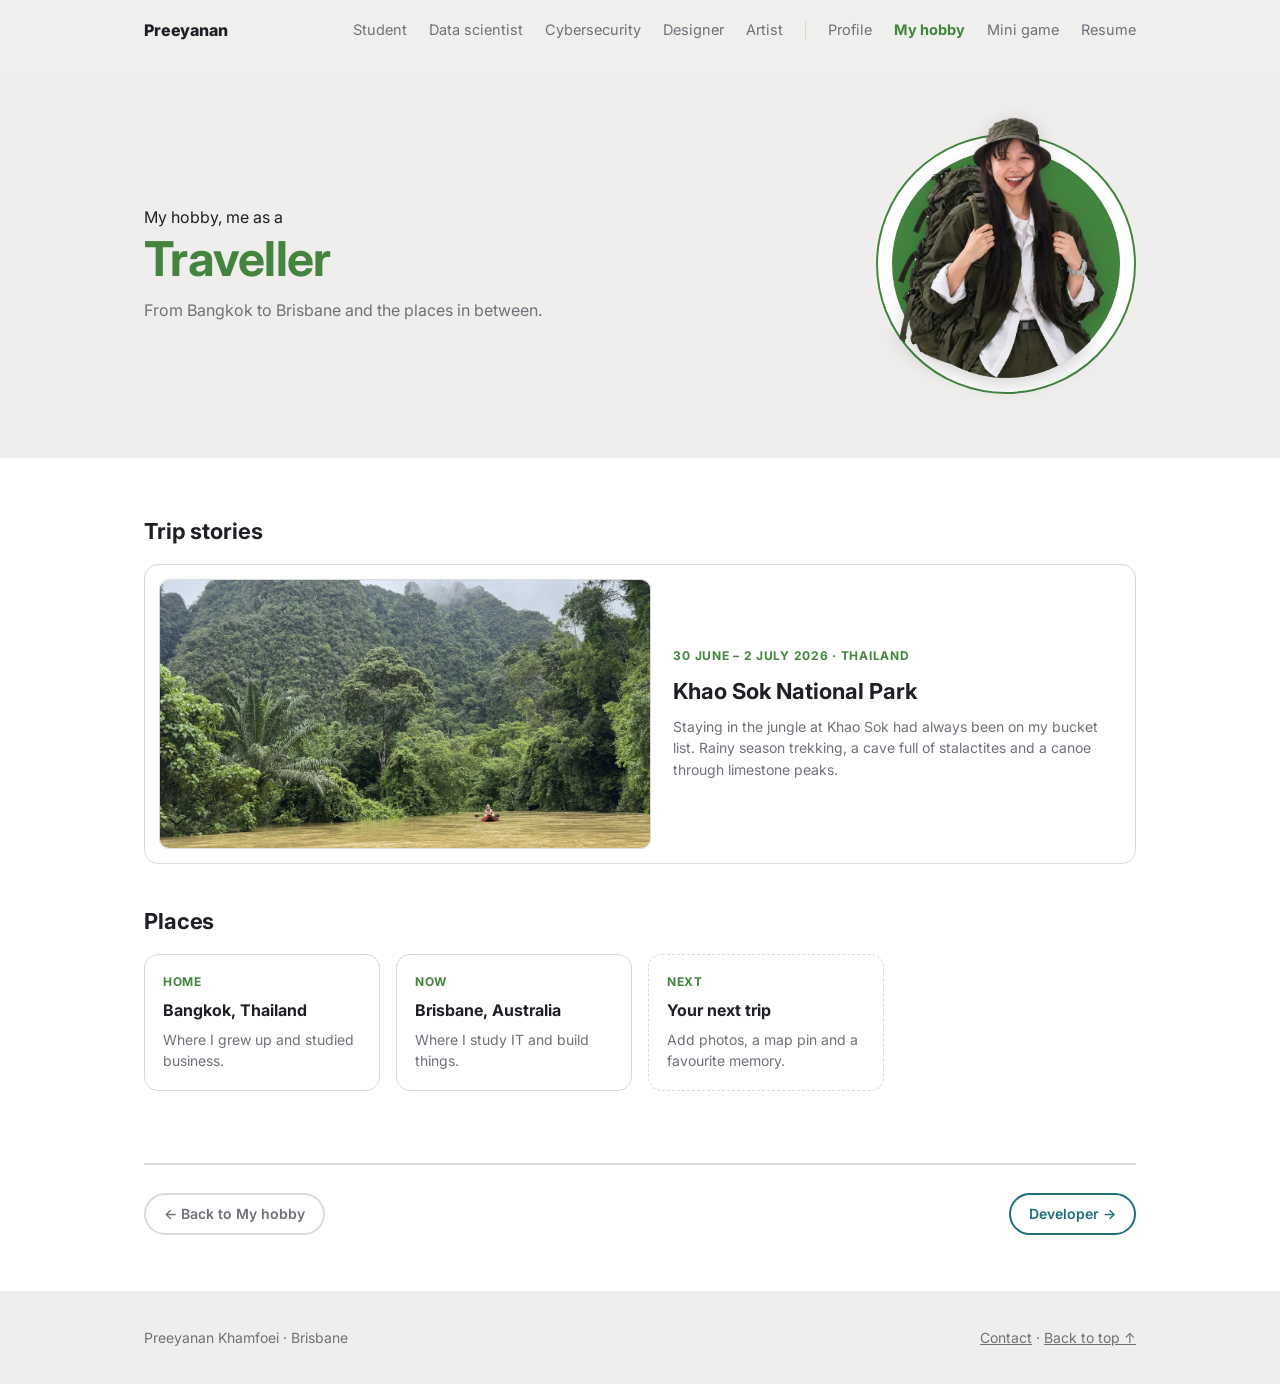
<file: traveller/index.html>
<!doctype html>
<html lang="en">
<head>
<meta charset="utf-8">
<meta name="viewport" content="width=device-width, initial-scale=1">
<title>Traveller · Preeyanan</title>
<meta name="description" content="Preeyanan as a Traveller.">
<link rel="preconnect" href="https://fonts.googleapis.com">
<link rel="preconnect" href="https://fonts.gstatic.com" crossorigin>
<link rel="stylesheet" href="https://fonts.googleapis.com/css2?family=Inter:wght@400;500;600;700;800&display=swap">
<link rel="stylesheet" href="../assets/css/style.css?v=20261004a">
</head>
<body id="top" data-root="../" style="--c:#43843f">
<nav class="nav" aria-label="Main">
  <div class="wrap nav-row">
    <a class="brand" href="../">Preeyanan</a>
    <div class="nav-links"><a href="../student/">Student</a><a href="../data/">Data scientist</a><a href="../cyber/">Cybersecurity</a><a href="../designer/">Designer</a><a href="../artist/">Artist</a><span class="sep" aria-hidden="true"></span><a href="../profile/">Profile</a><a href="../hobby/" aria-current="page">My hobby</a><a href="../game/">Mini game</a><a href="../resume/">Resume</a></div>
  </div>
  <div class="wrap"><div class="nav-rule"></div></div>
</nav>
<main style="--c:#43843f">
<header class="page-head"><div class="wrap">
<div class="ch-head">
      <div>
        <p class="ch-eyebrow">My hobby, me as a</p>
        <h1 class="ch-title" style="color:var(--c)">Traveller</h1>
        <p class="ch-lead">From Bangkok to Brisbane and the places in between.</p>
      </div>
      <div class="ch-orb" style="border-color:var(--c)"><div data-avatar="traveller"></div></div>
    </div>
</div></header>
<section class="page-body"><div class="wrap">
<div class="blocks"><div class="block"><h3>Trip stories</h3>
      <div class="cards">
        <article class="card feature">
            <div class="shot"><img src="../assets/img/khao-sok.webp" alt="A kayak on a brown river below jungle-covered limestone cliffs in Khao Sok" loading="lazy" width="1280" height="700"></div>
            <div class="feature-body">
              <span class="yr" style="color:var(--c)">30 June – 2 July 2026 · Thailand</span>
              <h4>Khao Sok National Park</h4>
              <p>Staying in the jungle at Khao Sok had always been on my bucket list. Rainy season trekking, a cave full of stalactites and a canoe through limestone peaks.</p>
            </div>
          </article>
      </div></div>
      <div class="block"><h3>Places</h3>
      <div class="cards">
        <article class="card"><span class="yr" style="color:var(--c)">Home</span><h4>Bangkok, Thailand</h4><p>Where I grew up and studied business.</p></article>
        <article class="card"><span class="yr" style="color:var(--c)">Now</span><h4>Brisbane, Australia</h4><p>Where I study IT and build things.</p></article>
        <article class="card soon"><span class="yr" style="color:var(--c)">Next</span><h4>Your next trip</h4><p>Add photos, a map pin and a favourite memory.</p></article>
      </div></div></div>
</div></section>
<div class="wrap"><nav class="role-nav" aria-label="More of my hobbies">
  <a class="mid" href="../hobby/">← Back to My hobby</a>
  <a href="../developer/" style="color:#1f6f78">Developer →</a>
</nav></div>
</main>
<footer class="foot"><div class="wrap"><span>Preeyanan Khamfoei · Brisbane</span><span><a href="../profile/">Contact</a> · <a href="#top">Back to top ↑</a></span></div></footer>
<script src="../assets/js/site.js?v=20261004a"></script>
</body>
</html>
</file>
<file: assets/css/style.css>
/* Shared styles for every page of preeyaries.github.io */
:root{

  --paper:#ffffff;
  --stone:#efeeec;
  --ink:#1f2026;
  --soft:#6f717a;
  --line:#7b7b7b;
  --hair:#dcdad6;
  --student:#4f5263;
  --artist:#8b5020;
  --traveller:#43843f;
  --cyber:#2d2f34;
  --designer:#2f6f9f;
  --hobby:#a8456a;
  --role:var(--student);
  --font:"Inter","Segoe UI",system-ui,-apple-system,Arial,sans-serif;
  color-scheme:light;
}
*{box-sizing:border-box}
html{scroll-behavior:smooth}
@media (prefers-reduced-motion:reduce){html{scroll-behavior:auto}*{transition:none!important;animation:none!important}}
body{margin:0;background:var(--paper);color:var(--ink);font-family:var(--font);font-size:16px;line-height:1.55}
a{color:inherit}
:focus-visible{outline:2px solid var(--ink);outline-offset:3px}
.wrap{max-width:1040px;margin:0 auto;padding-inline:24px}
@media (max-width:520px){.wrap{padding-inline:16px}}

/* nav */
.nav{position:sticky;top:env(safe-area-inset-top,0px);z-index:20;background:rgba(239,238,236,.94);backdrop-filter:blur(6px)}
.nav .wrap{display:flex;flex-wrap:wrap;gap:6px 28px;align-items:center;padding-block:18px 0}
.nav a{text-decoration:none;font-size:14.5px;color:var(--soft);padding-bottom:14px}
.nav a:hover{color:var(--ink)}
.nav .me{margin-left:auto}
.nav .me b{color:var(--student);font-weight:700;transition:color .3s}
.nav-rule{height:3px;background:var(--line);border-radius:2px}
@media (max-width:640px){.nav .me{margin-left:0}.nav a{padding-bottom:10px}}

/* hero */
.hero{background:var(--stone);padding-block:40px 80px}
.hero-stage{position:relative;max-width:720px;margin:0 auto;aspect-ratio:1.55}
@media (max-width:560px){.hero-stage{aspect-ratio:1}.hero-circle{width:66%}.hero-word{font-size:clamp(34px,11vw,48px)}.w-hello{left:0;top:18%}.w-im{right:0;top:52%}.w-name{right:0;top:70%}}
.hero-circle{position:absolute;left:50%;top:50%;width:min(56%,380px);aspect-ratio:1;transform:translate(-50%,-50%);border:3px solid var(--line);border-radius:50%;background:#fff;overflow:hidden}
.hero-circle svg{width:100%;height:100%;display:block}
.hero-word{position:absolute;font-weight:500;letter-spacing:-.02em;line-height:1;color:var(--ink);margin:0;font-size:clamp(44px,9vw,76px)}
.w-hello{left:4%;top:30%}
.w-im{right:3%;top:44%}
.w-name{right:3%;top:64%}
.hero-sub{text-align:center;color:var(--soft);margin:18px 0 0;font-size:15px}

/* dial */
.dial{padding-block:72px 90px;overflow:hidden}
.dial-head{display:flex;justify-content:flex-end;align-items:baseline;gap:8px}
.dial-head h2{margin:0;font-size:clamp(30px,4vw,40px);font-weight:500;letter-spacing:-.01em}
.dial-head span{font-size:15px;color:var(--soft)}
.dial-body{display:grid;grid-template-columns:minmax(0,1.15fr) minmax(0,1fr);align-items:center;gap:24px;margin-top:24px}
@media (max-width:760px){.dial-body{grid-template-columns:1fr}}
.orb-zone{position:relative;justify-self:start;margin-left:-8%;width:min(100%,470px);aspect-ratio:1;touch-action:none;cursor:grab;user-select:none}
.orb-zone:active{cursor:grabbing}
@media (max-width:760px){.orb-zone{margin-left:0;justify-self:center;width:min(86vw,380px)}}
.orb-ring{position:absolute;inset:0;border:3px solid var(--line);border-radius:50%;transition:border-color .45s}
.orb-clip{position:absolute;inset:6.5%;border-radius:50%;overflow:hidden;background:var(--role);transition:background-color .45s}
.orb{position:absolute;inset:0;transition:transform .45s cubic-bezier(.2,.8,.2,1),opacity .3s}
.orb svg{width:100%;height:100%;display:block}
.orb.out-up{transform:translateY(-105%);opacity:0}
.orb.out-down{transform:translateY(105%);opacity:0}
.orb.in-up{transform:translateY(105%);transition:none}
.orb.in-down{transform:translateY(-105%);transition:none}
.orb-hint{position:absolute;left:50%;bottom:-38px;transform:translateX(-50%);font-size:12.5px;color:var(--soft);white-space:nowrap}
.roles{list-style:none;margin:0;padding:0;position:relative;height:340px}
@media (max-width:760px){.roles{height:300px}}
.roles li{position:absolute;left:0;top:50%;transition:transform .45s cubic-bezier(.2,.8,.2,1),opacity .45s;will-change:transform}
.roles button{all:unset;cursor:pointer;display:block;color:var(--soft);font-size:15px;font-weight:500;white-space:nowrap;padding:4px 2px;transition:color .3s,font-size .3s}
.roles button:hover{color:var(--ink)}
.roles button:focus-visible{outline:2px solid var(--ink);outline-offset:3px;border-radius:4px}
.roles li.active button{font-size:clamp(26px,3.3vw,34px);font-weight:700;color:var(--role)}
.go{display:inline-flex;align-items:center;gap:8px;margin-top:4px;font-size:14px;font-weight:600;color:var(--role);text-decoration:none;border:2px solid currentColor;border-radius:999px;padding:6px 16px;transition:color .3s}
.go:hover{background:var(--role);color:#fff;border-color:var(--role)}
.dial-foot{display:flex;justify-content:flex-end;margin-top:8px}

/* chapters */
.chapter{border-top:2px solid var(--hair);padding-block:64px}
.ch-head{display:grid;grid-template-columns:minmax(0,1fr) auto;gap:28px;align-items:center}
@media (max-width:640px){.ch-head{grid-template-columns:1fr}}
.ch-eyebrow{margin:0;font-size:16px;color:var(--ink)}
.ch-title{margin:4px 0 0;font-size:clamp(34px,5vw,48px);font-weight:700;letter-spacing:-.015em;line-height:1.05;text-wrap:balance}
.ch-lead{max-width:56ch;color:var(--soft);margin:14px 0 0}
.ch-orb{width:min(260px,70vw);aspect-ratio:1;border-radius:50%;border:2.5px solid;padding:14px;justify-self:center}
.ch-orb div{width:100%;height:100%;border-radius:50%;overflow:hidden}
.ch-orb svg{width:100%;height:100%;display:block}
.pill{display:inline-flex;align-items:center;gap:6px;border:2px solid currentColor;border-radius:999px;padding:6px 16px;font-size:14px;font-weight:600;text-decoration:none;margin-top:18px}
.pill:hover{background:currentColor}
.pill:hover span{color:#fff}
.blocks{display:grid;gap:40px;margin-top:52px}
.block h3{margin:0 0 16px;font-size:22px;font-weight:700;letter-spacing:-.005em}
.muted{color:var(--soft)}

/* timeline */
.tl{list-style:none;margin:0;padding:0;display:grid;gap:18px;position:relative}
.tl li{display:grid;grid-template-columns:110px 20px minmax(0,1fr);gap:14px;align-items:start}
.tl .yr{text-align:right;font-weight:700;font-variant-numeric:tabular-nums;padding-top:1px}
.tl .dot{width:18px;height:18px;border-radius:50%;margin-top:3px}
.tl b{display:block}
.tl small{color:var(--soft);font-size:13px}
@media (max-width:480px){.tl li{grid-template-columns:78px 16px minmax(0,1fr);gap:10px}.tl .dot{width:14px;height:14px}}

.chips{display:flex;flex-wrap:wrap;gap:10px;margin:0;padding:0;list-style:none}
.chips li{border:1.5px solid var(--hair);border-radius:999px;padding:7px 14px;font-weight:600;font-size:14.5px}

.cards{display:grid;grid-template-columns:repeat(auto-fill,minmax(230px,1fr));gap:16px}
.card{border:1.5px solid var(--hair);border-radius:14px;padding:18px;display:grid;gap:6px;align-content:start;min-width:0}
.card h4{margin:0;font-size:16px}
.card p{margin:0;font-size:14px;color:var(--soft)}
.card .yr{font-size:12px;font-weight:700;letter-spacing:.06em;text-transform:uppercase}
.soon{border-style:dashed}

.two{display:grid;grid-template-columns:repeat(auto-fit,minmax(240px,1fr));gap:16px}

/* profile & social */
.profile-grid{display:grid;grid-template-columns:repeat(auto-fit,minmax(200px,1fr));gap:16px}
.kv{border-top:2px solid var(--ink);padding-top:10px}
.kv span{display:block;font-size:12px;letter-spacing:.08em;text-transform:uppercase;color:var(--soft)}
.kv b{font-size:18px}
.social{display:flex;flex-wrap:wrap;gap:12px}
.social a{display:inline-flex;align-items:center;gap:10px;border:2px solid var(--ink);border-radius:999px;padding:10px 20px;text-decoration:none;font-weight:600}
.social a:hover{background:var(--ink);color:#fff}
.social svg{width:18px;height:18px;fill:currentColor}

/* mini game */
.game{border:2px solid var(--hair);border-radius:18px;padding:22px;display:grid;gap:14px;max-width:560px}
.game-row{display:flex;flex-wrap:wrap;gap:10px;align-items:center}
.game button{font:inherit;font-weight:600;font-size:14px;border:2px solid var(--ink);background:#fff;color:var(--ink);border-radius:999px;padding:8px 16px;cursor:pointer}
.game button:hover{background:var(--ink);color:#fff}
.game .q{font-size:17px;font-weight:600;margin:0}
.game .res{margin:0;min-height:1.5em;color:var(--soft)}
.foot{background:var(--stone);padding-block:36px;color:var(--soft);font-size:14px}
.foot .wrap{display:flex;flex-wrap:wrap;justify-content:space-between;gap:10px}

/* multi-page additions */
.nav-row{display:flex;align-items:center;gap:10px 28px;padding-block:16px 0;flex-wrap:wrap}
.nav .brand{font-weight:800;color:var(--ink);font-size:16px;letter-spacing:-.01em}
.nav-links{display:flex;gap:22px;margin-left:auto;overflow-x:auto;scrollbar-width:none;max-width:100%}
.nav-links::-webkit-scrollbar{display:none}
.nav-links a{white-space:nowrap}
.nav-links .sep{width:1.5px;background:var(--hair);margin:2px 0 16px}
.nav a[aria-current="page"]{color:var(--c,var(--ink));font-weight:700}
@media (max-width:760px){.nav-links{margin-left:0;width:100%;gap:18px}.nav .brand{padding-bottom:0}}
.page-head{background:var(--stone);padding-block:56px 64px}
.page-head .ch-orb{background:#fff}
.page-body{padding-block:56px 72px}
.page-body .blocks{margin-top:0}
.role-nav{border-top:2px solid var(--hair);padding-block:28px 56px;display:flex;flex-wrap:wrap;gap:12px;justify-content:space-between;align-items:center}
.role-nav a{text-decoration:none;font-weight:600;font-size:14px;border:2px solid currentColor;border-radius:999px;padding:8px 18px}
.role-nav a:hover{background:var(--ink);color:#fff;border-color:var(--ink)}
.role-nav .mid{color:var(--soft);border-color:var(--hair)}
.explore{padding-block:0 90px}
.explore h2{margin:0 0 18px;font-size:22px}
.explore .card{text-decoration:none;transition:border-color .2s,transform .2s}
.explore .card:hover{border-color:var(--ink);transform:translateY(-2px)}
.orb-zone{cursor:pointer}

/* circles: cartoons stay inside, real photos pop out of the top */
.orb-clip{overflow:visible}
.orb.out-up{transform:translateY(-22%)}
.orb.out-down{transform:translateY(22%)}
.orb.in-up{transform:translateY(22%);opacity:0}
.orb.in-down{transform:translateY(-22%);opacity:0}
.av-round{position:absolute;inset:0;border-radius:50%;overflow:hidden}
.av-round svg{width:100%;height:100%;display:block}
.ch-orb > div{position:relative;overflow:visible}
.photo-pop{position:absolute;left:-20%;top:-20%;width:140%;height:140%;max-width:none;display:block;user-select:none;pointer-events:none;filter:drop-shadow(0 6px 10px rgba(0,0,0,.18))}
.orb-zone{margin-left:5%;margin-top:32px}
@media (max-width:760px){.orb-zone{margin-left:0;margin-top:64px;width:min(78vw,360px)}}

/* mobile: role names become a row of pills under the circle instead of an arc */
@media (max-width:760px){
  .roles{height:auto;display:flex;flex-wrap:wrap;justify-content:center;gap:8px;margin-top:52px}
  .roles li{position:static;transform:none!important;opacity:1!important}
  .roles button{font-size:14px;font-weight:600;color:var(--soft);border:1.5px solid var(--hair);border-radius:999px;padding:7px 14px}
  .roles li.active button{font-size:14px;color:#fff;background:var(--role);border-color:var(--role)}
  .dial-foot{justify-content:center;margin-top:18px}
}
/* long role names wrap onto two lines on the desktop circle */
@media (min-width:761px){.roles li.active button{white-space:normal;max-width:9.5em;line-height:1.1}}
/* featured project card: screenshot, text and links */
.card.feature{grid-column:1/-1;grid-template-columns:minmax(0,1.1fr) minmax(0,1fr);gap:22px;align-items:center;padding:14px}
.card.feature .shot{display:block;border-radius:10px;overflow:hidden;border:1px solid var(--hair);line-height:0}
.card.feature .shot img{width:100%;height:auto;display:block;transition:transform .3s}
.card.feature .shot:hover img{transform:scale(1.02)}
.feature-body{display:grid;gap:8px;align-content:center;padding:6px 8px 6px 0;min-width:0}
.card.feature h4{font-size:22px}
.card .links{display:flex;flex-wrap:wrap;gap:8px;margin-top:6px}
.card .links a{font-size:13px;font-weight:600;color:var(--ink);text-decoration:none;border:1.5px solid var(--hair);border-radius:999px;padding:6px 12px;transition:border-color .2s}
.card .links a:hover,.card .links a:focus-visible{border-color:var(--c,var(--ink))}
.card .links a::after{content:" \2197";font-weight:400}
@media (max-width:760px){.card.feature{grid-template-columns:1fr;gap:12px}.feature-body{padding:0 4px 6px}}
/* tabs that switch between groups of cards */
.block-lead{margin:-8px 0 14px;color:var(--soft);font-size:15px}
.tabs{display:flex;flex-wrap:wrap;gap:8px;margin-bottom:16px}
.tabs button{all:unset;cursor:pointer;font-size:14px;font-weight:600;color:var(--soft);border:1.5px solid var(--hair);border-radius:999px;padding:8px 16px;transition:color .2s,background .2s,border-color .2s}
.tabs button:hover{color:var(--ink)}
.tabs button:focus-visible{outline:2px solid var(--ink);outline-offset:3px}
.tabs button[aria-selected="true"]{color:#fff;background:var(--c,var(--ink));border-color:var(--c,var(--ink))}
.tab-panel[hidden]{display:none}
/* My hobby page uses the same circle as the home page */
.dial-head h1{margin:0;font-size:clamp(30px,4vw,40px);font-weight:500;letter-spacing:-.01em}
.dial.on-page{padding-block:56px 96px}
/* skill chips that filter project cards */
.skill-filter li{border:0;padding:0}
.skill-filter button{all:unset;cursor:pointer;display:block;border:1.5px solid var(--hair);border-radius:999px;padding:7px 14px;font-weight:600;font-size:14.5px;color:var(--ink);transition:color .2s,background .2s,border-color .2s}
.skill-filter button:hover{border-color:var(--c,var(--ink))}
.skill-filter button:focus-visible{outline:2px solid var(--ink);outline-offset:3px}
.skill-filter button[aria-pressed="true"]{color:#fff;background:var(--c,var(--ink));border-color:var(--c,var(--ink))}
.filter-note{margin:12px 0 0;font-size:14px;color:var(--soft)}
.card[hidden],.block[hidden]{display:none}
.block h3.small-h{font-size:16px;color:var(--soft);margin-bottom:12px}
a.link-card{text-decoration:none;color:inherit;transition:border-color .2s,transform .2s}
a.link-card:hover{border-color:var(--c,var(--ink));transform:translateY(-2px)}
a.link-card h4::after{content:" \2197";font-weight:400}
</file>
